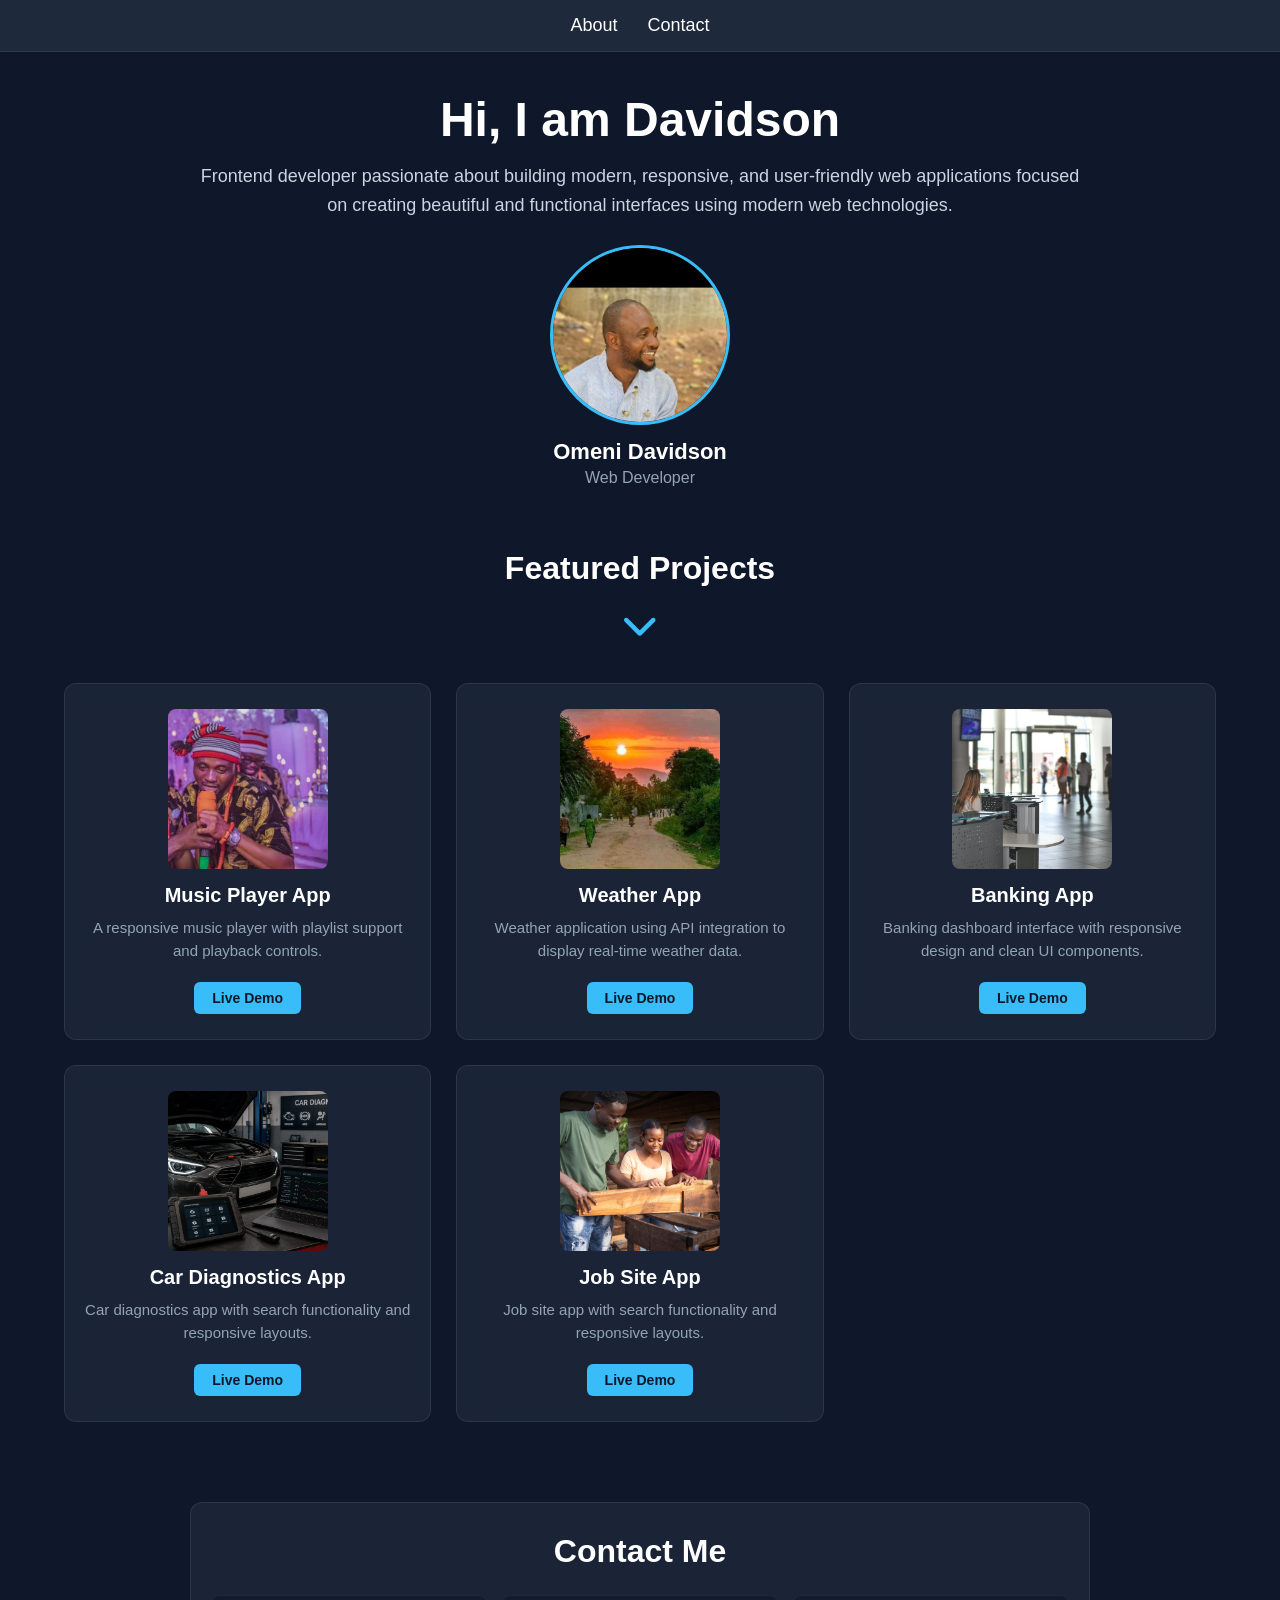
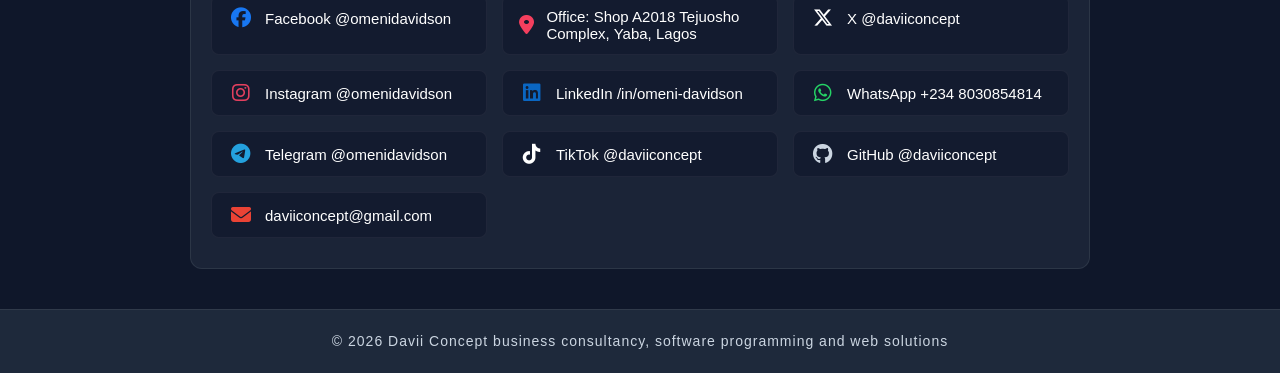
<file: PORTFOLIO- WORK/index.html>
<!DOCTYPE html>
<html lang="en">
<head>
    <meta charset="UTF-8">
    <meta name="viewport" content="width=device-width, initial-scale=1.0">
    <title>Davidson || Frontend developer</title>
    <link rel="stylesheet" href="style.css">
    <link rel="stylesheet" href="https://cdnjs.cloudflare.com/ajax/libs/font-awesome/6.4.0/css/all.min.css"> 
   
</head>
<body> 
    

    <header>
        <nav>
            <ul>
                <li><a href="./about.html">About</a></li>
                <li><a href="./contact.html">Contact</a></li>
            </ul>
        </nav>
    </header>


    <div class="container-1">
        <h1>Hi, I am Davidson</h1>
        <p>Frontend developer passionate about building modern, responsive, and user-friendly web applications focused on creating beautiful and functional interfaces using modern web technologies.</p>
        
        <div class="contact-image">
            <img src="assets/me.png" alt="Omeni Davidson">
            <h3>Omeni Davidson</h3>
            <p>Web Developer</p>
        </div>
    </div>

    
    <div class="container-2">
        <h2>Featured Projects</h2>
        <i class="fa-solid fa-chevron-down"></i>
    </div>

    <div class="project-container">

        <div class="project-card">
            <img src="assets/mc dav.jpg" alt="Music Player">
            <h3>Music Player App</h3>
            <p>A responsive music player with playlist support and playback controls.</p>
            <div class="project-links"> 
                <a href="music-player.html">Live Demo</a>
            </div>
        </div>

        <div class="project-card">
            <img src="assets/weather.png" alt="Weather App">
            <h3>Weather App</h3>
            <p>Weather application using API integration to display real-time weather data.</p>
            <div class="project-links">
                <a href="weather-app.html">Live Demo</a>
            </div>
        </div>

        <div class="project-card">
            <img src="assets/Bank hall 2.jpg" alt="Banking App">
            <h3>Banking App</h3> 
            <p>Banking dashboard interface with responsive design and clean UI components.</p>
            <div class="project-links"> 
                <a href="banking-hall.html">Live Demo</a> 
            </div>
        </div>

        <div class="project-card">
            <img src="assets/car- diagonistics.png" alt="Car Diagnostics App">
            <h3>Car Diagnostics App</h3>
            <p>Car diagnostics app with search functionality and responsive layouts.</p>
            <div class="project-links">
                <a href="car diagonistic-app.html">Live Demo</a>
            </div>
        </div>

        <div class="project-card">
            <img src="assets/teamwork-1.jpg" alt="Job Site App">
            <h3>Job Site App</h3>
            <p>Job site app with search functionality and responsive layouts.</p>
            <div class="project-links">
                <a href="job site.html">Live Demo</a>
            </div>
        </div>

    </div>
    <div class="container-3">
        <h2>Contact Me</h2>
        <div class="contact">
            <ul>
                <li>
                    <a href="https://facebook.com/omenidavidson" target="_blank">
                        <i class="fab fa-facebook"></i> Facebook @omenidavidson
                    </a>
                </li>
                <li>
                    <a href="#">
                        <i class="fas fa-location-dot"></i> Office: Shop A2018 Tejuosho Complex, Yaba, Lagos
                    </a>
                </li>
                <li>
                    <a href="https://x.com/daviiconcept" target="_blank">
                        <i class="fa-brands fa-x-twitter"></i> X @daviiconcept
                    </a>
                </li>
                <li>
                    <a href="https://instagram.com/omenidavidson" target="_blank">
                        <i class="fab fa-instagram"></i> Instagram @omenidavidson
                    </a>
                </li>
                <li>
                    <a href="https://www.linkedin.com/in/omeni-davidson" target="_blank">
                        <i class="fab fa-linkedin"></i> LinkedIn /in/omeni-davidson
                    </a>
                </li>
                <li>
                    <a href="https://wa.me/2348030854814" target="_blank">
                        <i class="fab fa-whatsapp"></i> WhatsApp +234 8030854814
                    </a>
                </li>
                <li>
                    <a href="https://t.me/omenidavidson" target="_blank">
                        <i class="fab fa-telegram"></i> Telegram @omenidavidson
                    </a>
                </li>
                <li>
                    <a href="https://tiktok.com/@daviiconcept" target="_blank">
                        <i class="fab fa-tiktok"></i> TikTok @daviiconcept
                    </a>
                </li>
                <li>
                    <a href="https://github.com/daviiconcept" target="_blank">
                        <i class="fab fa-github"></i> GitHub @daviiconcept
                    </a>
                </li>
                <li>
                    <a href="mailto:daviiconcept@gmail.com">
                        <i class="fas fa-envelope"></i> daviiconcept@gmail.com
                    </a>
                </li>
            </ul>
        </div>
    </div>

    <footer>
        <p>&copy; 2026 Davii Concept business consultancy, software programming and web solutions</p> 
    </footer>


 </body>
</html>
</file>
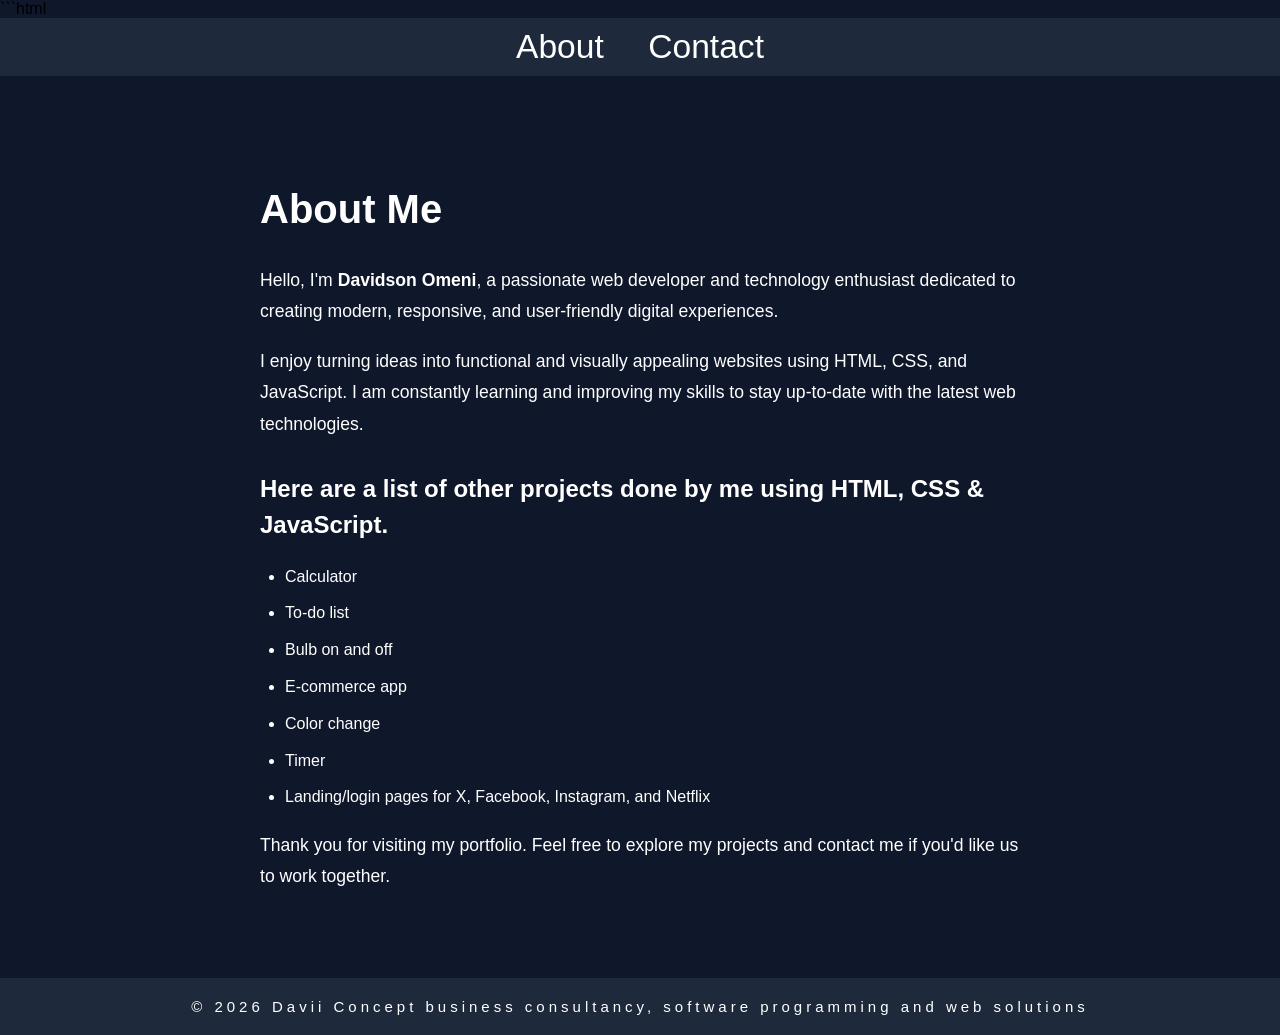
<file: PORTFOLIO- WORK/About.html>
```html
<!DOCTYPE html>
<html lang="en">
<head>
    <meta charset="UTF-8">
    <meta name="viewport" content="width=device-width, initial-scale=1.0">
    <title>About</title>

    <style>
        * {
            box-sizing: border-box;
        }

        body {
            font-family: 'Poppins', sans-serif;
            background: #0f172a;
            margin: 0;
            padding: 0;
            min-height: 100vh;
            display: flex;
            flex-direction: column;
        }

        
        header {
            background: #1e293b;
            color: #fff;
            padding: 10px 0;
            text-align: center;
        }

        nav ul {
            list-style: none;
            padding: 0;
            margin: 0;
        }

        nav ul li {
            display: inline-block;
            margin: 0 20px;
            cursor: pointer;
            font-size: 28px;
        }

        nav ul li a {
            color: #fff;
            text-decoration: none;
            font-size: 1.2em;
        }

        nav ul li a:hover {
            color: #38bdf8;
        }

        
        .about {
            width: 100%;
            max-width: 800px;
            margin: 50px auto;
            padding: 20px;
            line-height: 1.8;
            color: #fff;
            flex: 1;
        }

        .about h1 {
            font-size: 2.5rem;
            margin-bottom: 20px;
        }

        .about p {
            margin-bottom: 15px;
            font-size: 1.1rem;
        }

        
        .projects {
            margin-top: 30px;
        }

        .projects h2 {
            font-size: 1.5rem;
            line-height: 1.5;
        }

        .projects h2 img {
            vertical-align: middle;
        }

        .projects ul {
            padding-left: 25px;
        }

        .projects li {
            margin-bottom: 8px;
        }

        
        footer {
            background: #1e293b;
            color: #fff;
            text-align: center;
            padding: 20px;
            font-size: 15px;
            width: 100%;
            letter-spacing: 4px;
        }

        footer p {
            margin: 0;
        }

        

        @media (max-width: 600px) {

            
            header {
                padding: 8px 0;
            }

            nav ul li {
                margin: 0 8px;
                font-size: 20px;
            }

            nav ul li a {
                font-size: 1em;
            }

            
            .about {
                margin: 25px auto;
                padding: 15px;
                width: 100%;
            }

            .about h1 {
                font-size: 2rem;
            }

            .about p {
                font-size: 1rem;
            }

            
            .projects h2 {
                font-size: 1.2rem;
            }

            .projects ul {
                padding-left: 20px;
            }

            .projects li {
                font-size: 0.95rem;
            }

            
            footer {
                font-size: 12px;
                padding: 15px 10px;
                letter-spacing: 1px;
            }
        }

        
        @media (max-width: 400px) {

            nav ul li {
                margin: 0 5px;
            }

            nav ul li a {
                font-size: 0.9em;
            }

            .about h1 {
                font-size: 1.7rem;
            }

            .projects h2 {
                font-size: 1.1rem;
            }

            footer {
                font-size: 11px;
            }
        }
    </style>
</head>

<body>

    
    <header>
        <nav>
            <ul>
                <li>
                    <a href="./about.html">About</a>
                </li>

                <li>
                    <a href="./contact.html">Contact</a>
                </li>
            </ul>
        </nav>
    </header>


    
    <div class="about">

        <h1>About Me</h1>

        <p>
            Hello, I'm <strong>Davidson Omeni</strong>, a passionate web developer
            and technology enthusiast dedicated to creating modern, responsive,
            and user-friendly digital experiences.
        </p>

        <p>
            I enjoy turning ideas into functional and visually appealing websites
            using HTML, CSS, and JavaScript. I am constantly learning and improving
            my skills to stay up-to-date with the latest web technologies.
        </p>


        
        <div class="projects">

            <h2>
                Here are a list of other projects done by me using
                HTML, CSS & JavaScript.

               
            </h2>

            <ul>
                <li>Calculator</li>
                <li>To-do list</li>
                <li>Bulb on and off</li>
                <li>E-commerce app</li>
                <li>Color change</li>
                <li>Timer</li>
                <li>
                    Landing/login pages for X, Facebook, Instagram, and Netflix
                </li>
            </ul>

        </div>


        <p>
            Thank you for visiting my portfolio. Feel free to explore my projects
            and contact me if you'd like us to work together.
        </p>

    </div>


    <footer>
        <p>
            © 2026 Davii Concept business consultancy,
            software programming and web solutions
        </p>
    </footer>

</body>
</html>
</file>
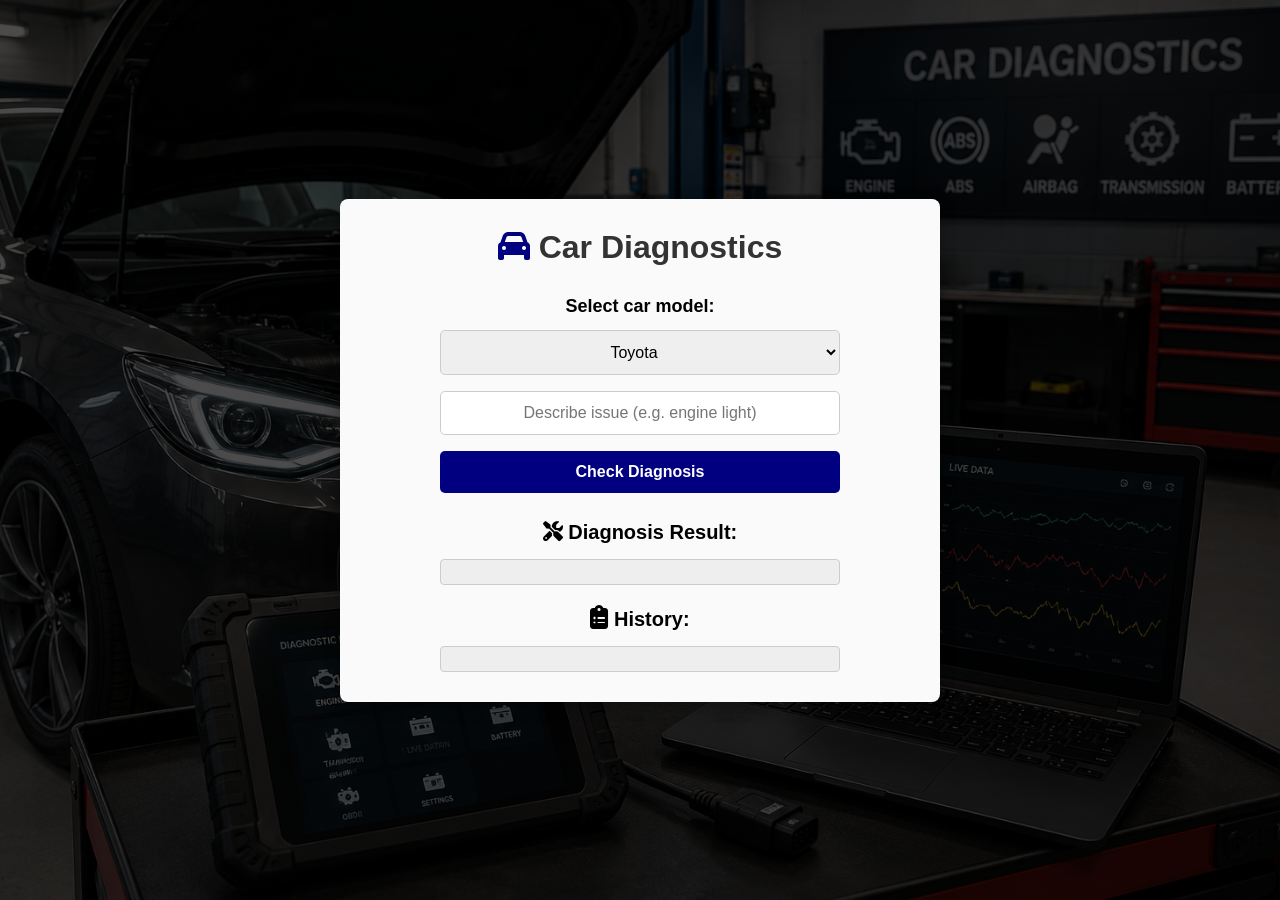
<file: PORTFOLIO- WORK/car diagonistic-app.html>
<!DOCTYPE html>
<html lang="en">
<head>
  <meta charset="UTF-8">
  <meta name="viewport" content="width=device-width, initial-scale=1.0">
  <title>Car Diagnostics</title>
  <link rel="stylesheet" href="https://cdnjs.cloudflare.com/ajax/libs/font-awesome/6.4.0/css/all.min.css">
  <style>
    * {
      box-sizing: border-box;
    }

    body {
      background-color: #D3D3D3;
      margin: 0;
      padding: 20px 10px;
      font-family: sans-serif;
      min-height: 100vh;
      display: flex;
      align-items: center;
      justify-content: center;
      background-image: linear-gradient(rgba(0,0,0,0.7),rgba(0,0,0,0.7)), url('assets/car- diagonistics.png');
      background-size: cover;
      background-position: center;
    }

    .diagnostic-container {
      width: 100%;
      max-width: 600px;
      padding: 30px 20px;
      background: #FAFAFA;
      border-radius: 8px;
      box-shadow: 0 4px 15px rgba(0,0,0,0.3);
      display: flex;
      flex-direction: column;
      align-items: center;
    }

    h1 {
      text-align: center;
      font-size: 32px;
      margin: 0 0 20px 0;
      color: #333;
    }

    p {
      font-weight: 700;
      font-size: 18px;
      margin: 10px 0 5px 0;
      text-align: center;
      width: 100%;
    }

    select, input, button {
      width: 100%;
      max-width: 400px;
      padding: 12px;
      margin: 8px 0;
      font-size: 16px;
      border: 1px solid #ccc;
      border-radius: 5px;
      box-sizing: border-box;
      text-align: center;
    }

    button {
      background-color: #000080;
      color: #fff;
      font-weight: bold;
      cursor: pointer;
      border: none;
      transition: background-color 0.2s ease;
    }

    button:hover {
      background-color: #000055;
    }

    h3, h4 {
      text-align: center;
      font-size: 20px;
      margin: 20px 0 10px 0;
      width: 100%;
    }

    #result, #historyList {
      background: #eee;
      padding: 12px;
      border: 1px solid #ccc;
      margin-top: 5px;
      width: 100%;
      max-width: 400px;
      border-radius: 4px;
      word-wrap: break-word;
    }

    #result {
      text-align: left;
      line-height: 1.5;
    }

    ul {
      list-style-type: none;
      padding: 0;
      margin: 0;
    }

    li {
      background: #ddd;
      margin: 6px 0;
      padding: 10px;
      border-radius: 4px;
      font-size: 14px;
      line-height: 1.4;
      text-align: left;
    }

  
    @media (max-width: 600px) {
      body {
        padding: 10px;
      }

      .diagnostic-container {
        padding: 20px 15px;
      }

      h1 {
        font-size: 24px;
      }

      p {
        font-size: 16px;
      }

      select, input, button {
        font-size: 15px;
        padding: 10px;
      }

      h3, h4 {
        font-size: 18px;
      }
    }
  
  </style>
</head>
<body>

  <div class="diagnostic-container">
    <h1><i class="fas fa-car" style="color:#000080;"></i> Car Diagnostics</h1>
    
    <p>Select car model:</p>
    <label for="carModel" class="sr-only"></label>
    <select id="carModel">
      <option value="Toyota">Toyota</option>
      <option value="Honda">Honda</option>
      <option value="Hyundai">Hyundai</option>
      <option value="RangeRover">Range Rover</option>
      <option value="Kia">Kia</option>
      <option value="Bmw">BMW</option>
      <option value="innoson">Innoson</option>
      <option value="lexus">Lexus</option>
      <option value="mack">Mack</option>
    </select>

    <input type="text" id="carIssue" placeholder="Describe issue (e.g. engine light)"/>
    <button onclick="checkIssue()">Check Diagnosis</button>

    <h3><i class="fas fa-tools"></i> Diagnosis Result:</h3>
    <div id="result"></div>

    <h4><i class="fas fa-clipboard-list" style="font-size: 24px;"></i> History:</h4>
    <ul id="historyList"></ul>
  </div>

  <script>
    const issueDatabase = {
      "engine light": "Possible engine misfire or sensor issue. Recommended: Check engine codes.",
      "weird sound": "Might be brake or suspension issue. Please inspect undercarriage.",
      "oil leak": "Check for worn gaskets or loose oil cap.",
      "battery dead": "Try jump-starting or replacing the battery.",
      "brake issue": "You need to possibly change the brake pads.",
      "dim lights": "The lamp bulbs are due for change.",
      "noise on the wheels": "You should go for wheel balancing/alignment.",
      "dark smoke from exhaust": "Bad fuel. Recommended: Service the engine.",
      "engine light on": "Sensor malfunction, misfire, exhaust issues. Recommended: Scan with OBD-II tool, inspect sensors, fix related parts.",
      "noisy weird sound": "Brake pad wear, rotor damage. Recommended: Replace brake pads, resurface or replace rotors.",
      "overheating": "Low coolant, bad thermostat, radiator leak. Recommended: Add coolant, replace thermostat, repair radiator.",
      "blue smoke from exhaust": "Burning oil from worn piston rings or valve seals. Recommended: Engine rebuild or seal replacement.",
      "white smoke from exhaust": "Coolant leak into engine (blown head gasket). Recommended: Replace head gasket, inspect for warping.",
      "car jerking while driving": "Dirty fuel injectors, clogged fuel filter, faulty spark plugs, bad ignition coils. Recommended: Clean/replace fuel injectors, replace fuel filter, replace spark plugs/coils.",
      "steering wheel vibration": "Unbalanced tires, warped brake rotors, worn suspension parts. Recommended: Balance tires, replace or resurface brake rotors, inspect and fix suspension.",
      "brakes squeaking": "Worn brake pads, glazed pads/rotors, lack of lubrication on contact points. Recommended: Replace brake pads, resurface rotors, lubricate contact points."
    };

    const history = [];

    function checkIssue() {
      const model = document.getElementById("carModel").value;
      const issueInput = document.getElementById("carIssue").value.trim().toLowerCase();
      const resultDiv = document.getElementById("result");
      const historyList = document.getElementById("historyList");

      if (issueInput === "") {
        alert("Please enter the issue");
        return;
      }

      const diagnosis = issueDatabase[issueInput] || "Issue not found in database. Try visiting a mechanic.";
      resultDiv.innerHTML = `<strong>Model:</strong> ${model.toUpperCase()}<br><strong>Diagnosis:</strong> ${diagnosis}`;

      const record = `${model.toUpperCase()} - ${issueInput} → ${diagnosis}`;
      history.push(record);

      historyList.innerHTML = "";
      history.forEach(item => {
        const li = document.createElement("li");
        li.textContent = item;
        historyList.appendChild(li);
      });

      document.getElementById("carIssue").value = "";
    }
  </script>
</body>
</html>
</file>
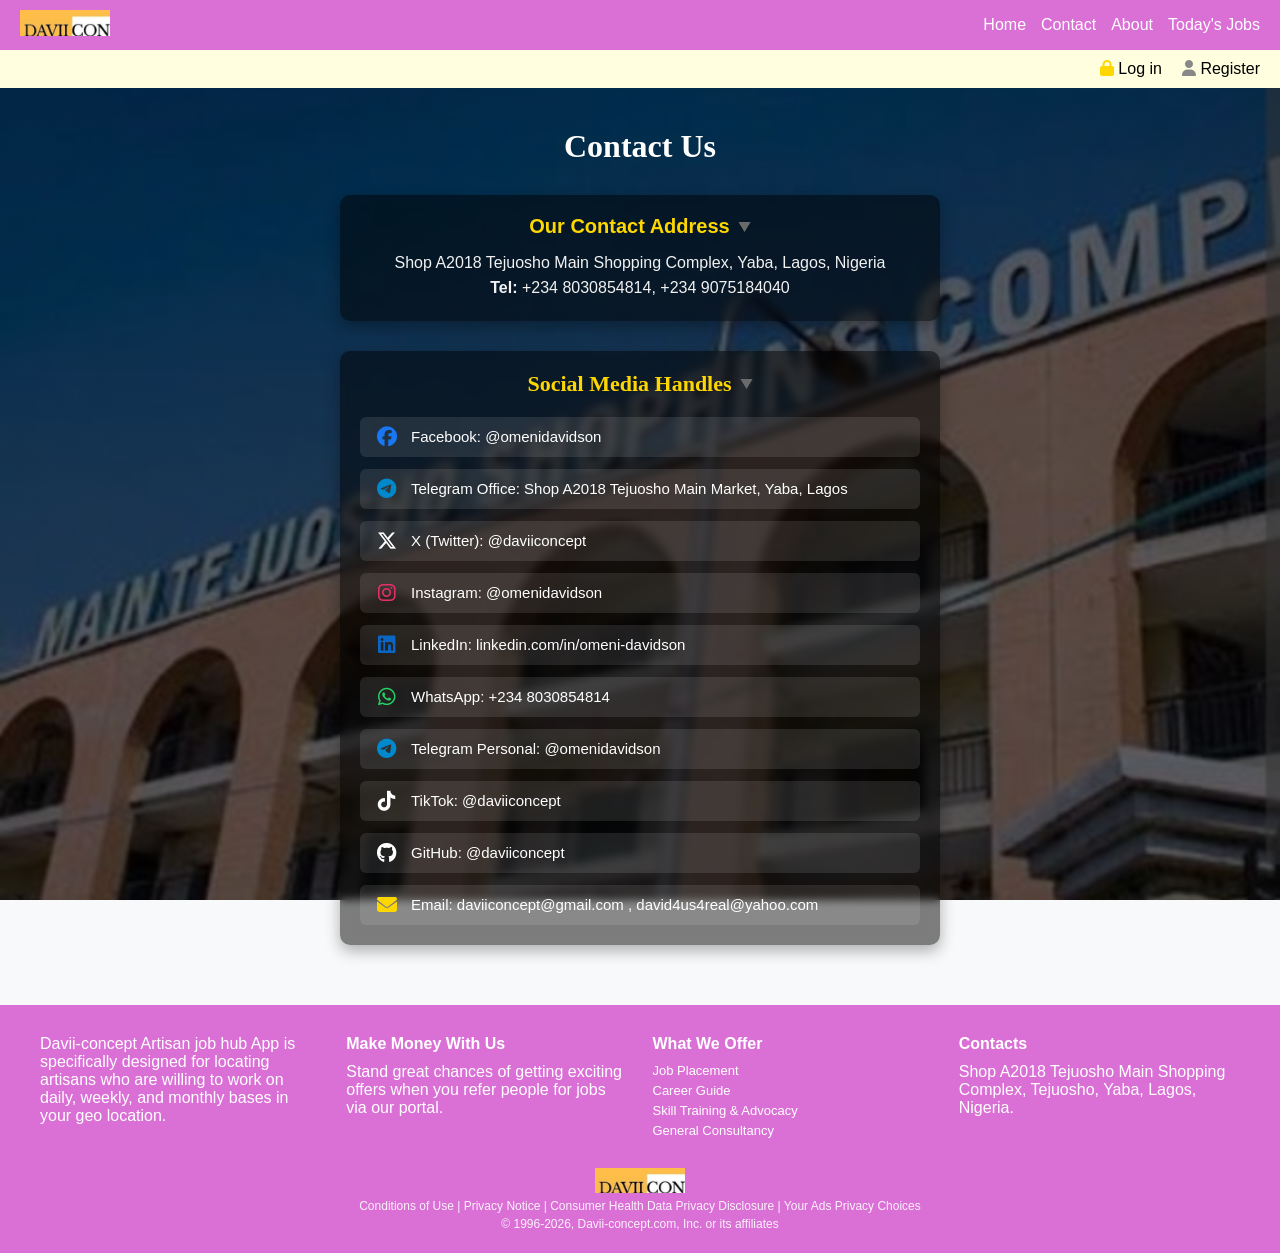
<file: PORTFOLIO- WORK/contact.html>
<!DOCTYPE html>
<html lang="en">
<head>
    <meta charset="UTF-8">
    <meta name="viewport" content="width=device-width, initial-scale=1.0">
    <title>Contact Us - Davii Concept</title>
    <link rel="stylesheet" href="https://cdnjs.cloudflare.com/ajax/libs/font-awesome/6.5.0/css/all.min.css">
    
    <style>
        * {
            padding: 0;
            margin: 0;
            box-sizing: border-box;
            font-family: Arial, sans-serif;
        }

        body {
            background-color: #f8f9fa;
            background-image: linear-gradient(rgba(0, 0, 0, 0.6), rgba(0, 0, 0, 0.6)), url('assets/tejuosho 1.png');
            background-size: cover;
            background-position: center;
            background-attachment: fixed;
            min-height: 100vh;
            display: flex;
            flex-direction: column;
        }

        
        nav {
            display: flex;
            align-items: center;
            justify-content: space-between;
            background: #DA70D6;
            padding: 10px 20px;
            color: #fff;
            flex-wrap: wrap;
            gap: 10px;
        }

        a { 
            text-decoration: none;
            color: inherit;
            font-size: 16px;
        }

        .nav-links {
            display: flex;
            gap: 15px;
            align-items: center;
            flex-wrap: wrap;
        }

        .nav-bottom {
            display: flex;
            justify-content: flex-end;
            padding: 10px 20px;
            gap: 20px;
            background: #FFFFE0;
        }

        .contact-container {
            max-width: 800px;
            width: 100%;
            margin: 30px auto;
            padding: 0 15px;
            flex: 1;
        }

        .contact-container h1 {
            text-align: center;
            padding: 10px;
            font-family: Georgia, 'Times New Roman', serif;
            color: #ffffff;
            font-size: 32px;
        }

        .contact-container-1 {
            max-width: 600px;
            width: 100%;
            margin: 20px auto;
            padding: 20px;
            border-radius: 10px;
            background: rgba(0, 0, 0, 0.5);
            box-shadow: 0 6px 15px rgba(0,0,0,0.3);
            display: flex;
            flex-direction: column;
            gap: 12px;
            text-align: center;
            backdrop-filter: blur(4px);
        }

        .contact-container-1 p {
            font-size: 20px;
            font-weight: bold;
            color: #FFD700;
            display: flex;
            align-items: center;
            justify-content: center;
            gap: 8px;
        }

        .contact-container-1 span {
            font-size: 16px;
            line-height: 1.6;
            color: #f1f1f1;
        }

       
        .social-media {
            max-width: 600px;
            width: 100%;
            margin: 30px auto;
            padding: 20px;
            border-radius: 10px;
            background: rgba(0, 0, 0, 0.5);
            backdrop-filter: blur(4px);
            text-align: center;
            box-shadow: 0 6px 15px rgba(0,0,0,0.3);
        }

        .social-media h5 {
            font-size: 22px;
            font-family: Georgia, 'Times New Roman', serif;
            color: #FFD700;
            margin-bottom: 20px;
            display: flex;
            align-items: center;
            justify-content: center;
            gap: 8px;
        }

        .social-media ul {
            list-style: none;
            display: flex;
            flex-direction: column;
            gap: 12px;
        }

        .social-media li a {
            display: flex;
            align-items: center;
            gap: 12px;
            color: #ffffff;
            font-size: 15px;
            padding: 10px 14px;
            background: rgba(255, 255, 255, 0.1);
            border-radius: 6px;
            transition: background 0.3s ease, transform 0.2s ease;
            word-break: break-word;
        }

        .social-media li a:hover {
            background: rgba(218, 112, 214, 0.4);
            transform: translateX(4px);
        }

        .social-media i {
            font-size: 20px;
            width: 25px;
            text-align: center;
        }

       
        .fa-facebook { color: #1877F2; }
        .fa-telegram { color: #0088cc; }
        .fa-x-twitter { color: #ffffff; }
        .fa-instagram { color: #E1306C; }
        .fa-linkedin { color: #0A66C2; }
        .fa-whatsapp { color: #25D366; }
        .fa-tiktok { color: #ffffff; }
        .fa-github { color: #ffffff; }
        .fa-envelope { color: #FFD700; }

       
        footer {
            background-color: #DA70D6;
            color: #fff;
            padding: 30px 20px 20px;
            margin-top: auto;
        }

        .footer-content {
            max-width: 1200px;
            margin: auto;
        }

        .top-row {
            display: grid;
            grid-template-columns: repeat(auto-fit, minmax(200px, 1fr));
            gap: 25px;
            margin-bottom: 25px;
            text-align: left;
        }

        .top-row .section h2 {
            font-size: 16px;
            margin-bottom: 10px;
            color: #fff;
        }

        .top-row .section a {
            display: block;
            color: #fff;
            font-size: 13px;
            margin-bottom: 5px;
        }

        .copyright-text {
            font-size: 12px;
            text-align: center;
            line-height: 1.5;
            opacity: 0.9;
        }

    
        @media (max-width: 600px) {
            nav {
                flex-direction: column;
                align-items: flex-start;
            }

            .nav-links {
                width: 100%;
                justify-content: space-between;
                margin-top: 8px;
            }

            .contact-container h1 {
                font-size: 26px;
            }

            .social-media li a {
                font-size: 14px;
                padding: 8px 10px;
            }
        }
    </style>
</head>
<body>

   
    <nav>
        <a href="nav-logo.html" class="nav-logo">
            <img src="assets/logo.png" width="90" alt="Davii concept logo">
        </a>
        <div class="nav-links">
            <a href="./home.html">Home</a>
            <a href="./contact.html">Contact</a>
            <a href="./about.html">About</a>
            <a href="./job site.html">Today's Jobs</a>
        </div>
    </nav>
   
    <div class="nav-bottom">
        <a href="./login.html">
            <i class="fas fa-lock" style="color:#FFD700;"></i> Log in
        </a>
        <a href="./register.html">
            <i class="fas fa-user" style="color:#888;"></i> Register
        </a>
    </div>

  
    <div class="contact-container">
        <h1>Contact Us</h1> 

        <div class="contact-container-1">
            <p>
                Our Contact Address 
                <img src="./assets/dropdown_icon.png" width="13" alt="Dropdown Icon">
            </p>
            <span>
                Shop A2018 Tejuosho Main Shopping Complex, Yaba, Lagos, Nigeria<br>
                <strong>Tel:</strong> +234 8030854814, +234 9075184040
            </span>
        </div>

        <div class="social-media">
            <h5>
                Social Media Handles 
                <img src="./assets/dropdown_icon.png" width="13" alt="Dropdown Icon">
            </h5>
            <ul>
                <li>
                    <a href="https://facebook.com" target="_blank">
                        <i class="fab fa-facebook"></i> Facebook: @omenidavidson
                    </a>
                </li>
                <li>
                    <a href="https://t.me/username" target="_blank">
                        <i class="fab fa-telegram"></i> Telegram Office: Shop A2018 Tejuosho Main Market, Yaba, Lagos
                    </a>
                </li>
                <li>
                    <a href="https://x.com" target="_blank">
                        <i class="fa-brands fa-x-twitter"></i> X (Twitter): @daviiconcept
                    </a>
                </li>
                <li>
                    <a href="https://instagram.com" target="_blank">
                        <i class="fab fa-instagram"></i> Instagram: @omenidavidson
                    </a>
                </li>
                <li>
                    <a href="https://linkedin.com" target="_blank">
                        <i class="fab fa-linkedin"></i> LinkedIn: linkedin.com/in/omeni-davidson
                    </a>
                </li>
                <li>
                    <a href="https://wa.me/2348030854814" target="_blank">
                        <i class="fab fa-whatsapp"></i> WhatsApp: +234 8030854814
                    </a>
                </li>
                <li>
                    <a href="https://t.me/username" target="_blank">
                        <i class="fab fa-telegram"></i> Telegram Personal: @omenidavidson
                    </a>
                </li>
                <li>
                    <a href="https://tiktok.com" target="_blank">
                        <i class="fab fa-tiktok"></i> TikTok: @daviiconcept
                    </a>
                </li>
                <li>
                    <a href="https://github.com" target="_blank">
                        <i class="fab fa-github"></i> GitHub: @daviiconcept
                    </a>
                </li>
                <li>
                    <a href="mailto:daviiconcept@gmail.com">
                        <i class="fas fa-envelope"></i> Email: daviiconcept@gmail.com , david4us4real@yahoo.com
                    </a>
                </li>
            </ul>
        </div>
    </div>

  
    <footer>
        <div class="footer-content">
            <div class="top-row">
                <div class="section">
                    Davii-concept Artisan job hub App is specifically designed for locating artisans who are willing to work on daily, weekly, and monthly bases in your geo location.
                </div>

                <div class="section">
                    <h2>Make Money With Us</h2>
                    Stand great chances of getting exciting offers when you refer people for jobs via our portal.
                </div>

                <div class="section">
                    <h2>What We Offer</h2>
                    <a href="#">Job Placement</a>
                    <a href="#">Career Guide</a>
                    <a href="#">Skill Training & Advocacy</a>
                    <a href="#">General Consultancy</a>
                </div>

                <div class="section">
                    <h2>Contacts</h2>
                    Shop A2018 Tejuosho Main Shopping Complex, Tejuosho, Yaba, Lagos, Nigeria.
                </div>
            </div>

            <div style="text-align: center;">
                <img src="assets/logo.png" width="90" alt="Davii Concept Logo">
            </div>

            <p class="copyright-text">
                Conditions of Use | Privacy Notice | Consumer Health Data Privacy Disclosure | Your Ads Privacy Choices <br>
                &copy; 1996-2026, Davii-concept.com, Inc. or its affiliates
            </p>
        </div>
    </footer>

</body>
</html>
</file>
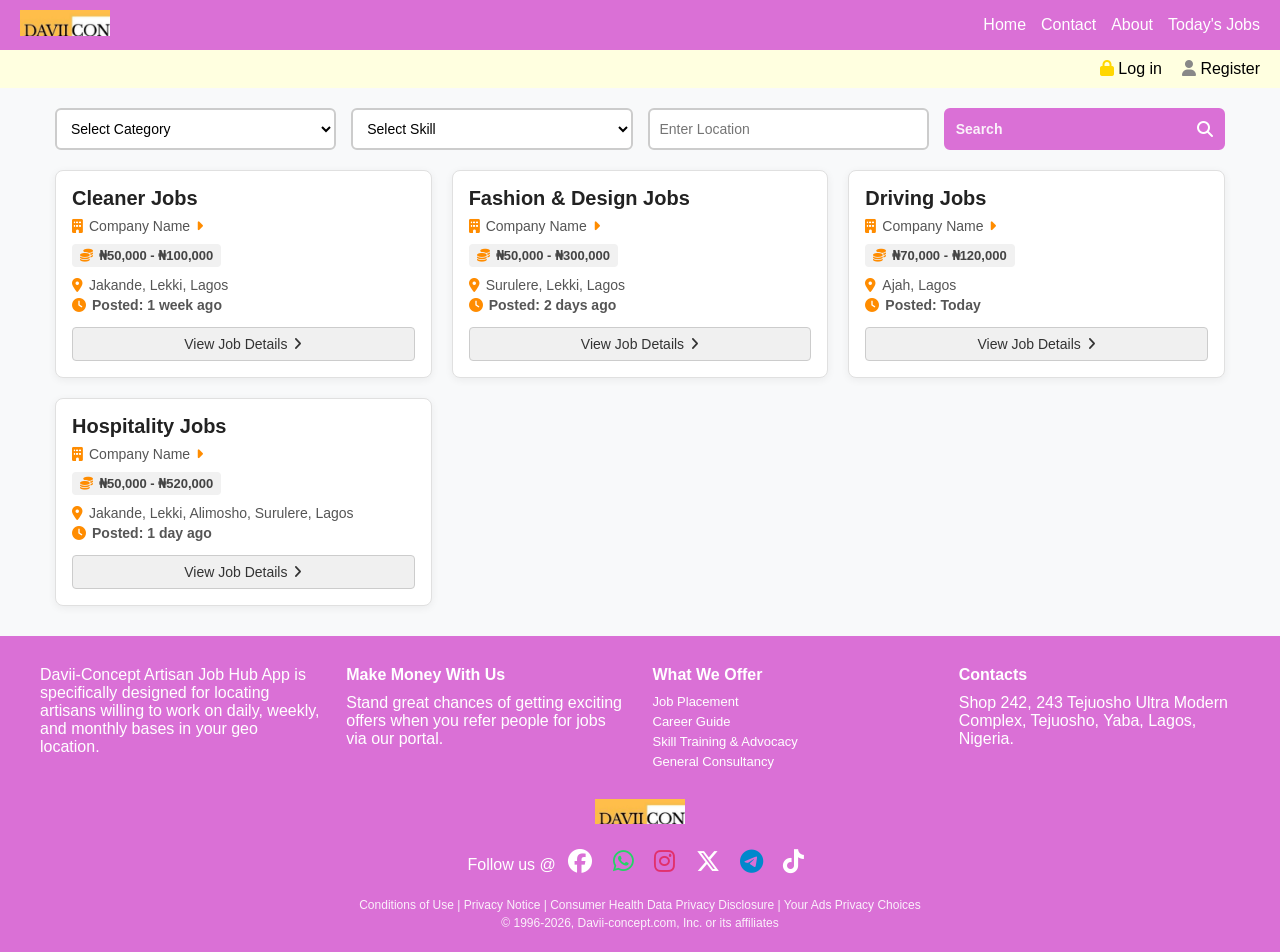
<file: PORTFOLIO- WORK/deals.html>
<!DOCTYPE html>
<html lang="en">
<head>
    <meta charset="UTF-8">
    <meta name="viewport" content="width=device-width, initial-scale=1.0">
    <title>Jobs - Davii Concept</title>
    
    <link rel="stylesheet" href="https://cdnjs.cloudflare.com/ajax/libs/font-awesome/6.5.0/css/all.min.css">
    
    <style>
        * {
            padding: 0;
            margin: 0;
            box-sizing: border-box;
            font-family: Arial, sans-serif;
        }

        body {
            background: #f8f9fa;
            min-height: 100vh;
            display: flex;
            flex-direction: column;
        }

        
        nav {
            display: flex;
            align-items: center;
            justify-content: space-between;
            background: #DA70D6;
            padding: 10px 20px;
            color: #fff;
            flex-wrap: wrap;
            gap: 10px;
        }

        a { 
            text-decoration: none;
            color: inherit;
            font-size: 16px;
        }

        .nav-links {
            display: flex;
            gap: 15px;
            align-items: center;
            flex-wrap: wrap;
        }

        .nav-bottom {
            display: flex;
            justify-content: flex-end;
            padding: 10px 20px;
            gap: 20px;
            background: #FFFFE0;
        }

        
        .form-wrapper {
            max-width: 1200px;
            width: 100%;
            margin: 20px auto;
            padding: 0 15px;
        }

        .form-row {
            display: flex;
            align-items: center;
            gap: 15px;
            flex-wrap: wrap;
        }

        .col, .search-container {
            flex: 1 1 200px;
            position: relative;
            width: 100%;
        }

        select, input {
            width: 100%;
            padding: 10px;
            font-size: 14px;
            border: 2px solid #ccc;
            border-radius: 6px;
            height: 42px;
            background-color: #fff;
        }

        .search-container input {
            padding-right: 35px;
            background: #DA70D6;
            color: #fff;
            border-color: #DA70D6;
        }

        .search-container input::placeholder {
            color: #fff;      
            opacity: 0.9;
            font-weight: 600;
            font-size: 14px;       
        }

        .search-container i {
            position: absolute;
            right: 12px;
            top: 50%;
            transform: translateY(-50%);
            color: #fff;
            pointer-events: none;
        }

       
        .container {
            max-width: 1200px;
            margin: 0 auto;
            padding: 0 15px 30px;
            width: 100%;
            flex: 1;
        }

        
        .row {
            display: grid;
            grid-template-columns: repeat(auto-fill, minmax(280px, 1fr));
            gap: 20px;
        }

       
        .main {
            border: 1px solid #e0e0e0;
            border-radius: 8px;
            padding: 16px;
            background: #fff;
            box-shadow: 0 2px 8px rgba(0,0,0,0.06);
            transition: transform 0.2s ease, box-shadow 0.2s ease;
            display: flex;
            flex-direction: column;
            justify-content: space-between;
        }

        .main:hover {
            transform: translateY(-3px);
            box-shadow: 0 4px 12px rgba(0,0,0,0.12);
        }

        .main h2 {
            margin-bottom: 8px;
            font-size: 20px;
            font-weight: 700;
            color: #222;
        }

        .main p, .main h4 {
            margin: 4px 0;
            font-size: 14px;
            color: #555;
            display: flex;
            align-items: center;
            gap: 6px;
        }

        .location i, .product-offer i, .main h4 i, .main p i {
            color: #FF8C00;
        }

        .location i {
            color: #e63946;
        }

        .product-offer p {
            color: #444;
            background: #f1f1f1;
            display: inline-flex;
            align-items: center;
            gap: 6px;
            padding: 4px 8px;
            border-radius: 4px;
            font-size: 13px;
            margin: 6px 0;
            font-weight: 600;
        }

        .main button {
            background: #f0f0f0;
            color: #333;
            border: 1px solid #ccc;
            border-radius: 4px;
            padding: 8px 12px;
            cursor: pointer;
            font-size: 14px;
            margin-top: 10px;
            width: 100%;
            display: flex;
            align-items: center;
            justify-content: center;
            gap: 6px;
            transition: background 0.2s;
        }

        .main button:hover {
            background: #e2e2e2;
        }

      
        footer {
            background-color: #DA70D6;
            color: #fff;
            padding: 30px 20px 20px;
            margin-top: auto;
        }

        .footer-content {
            max-width: 1200px;
            margin: auto;
        }

        .top-row {
            display: grid;
            grid-template-columns: repeat(auto-fit, minmax(220px, 1fr));
            gap: 25px;
            margin-bottom: 25px;
            text-align: left;
        }

        .top-row .section h2 {
            font-size: 16px;
            margin-bottom: 10px;
            color: #fff;
        }

        .top-row .section a {
            display: block;
            color: #fff;
            font-size: 13px;
            margin-bottom: 5px;
        }

        .social-icons {
            margin: 20px 0;
            text-align: center;
        }

        .social-icons a {
            font-size: 24px;
            margin: 0 8px;
            color: #fff;
            display: inline-block;
        }

        .copyright-text {
            font-size: 12px;
            text-align: center;
            line-height: 1.5;
            opacity: 0.9;
        }

       
        @media (max-width: 600px) {
            nav {
                flex-direction: column;
                align-items: flex-start;
            }

            .nav-links {
                width: 100%;
                justify-content: space-between;
                margin-top: 8px;
            }

            .form-row {
                flex-direction: column;
            }

            .col, .search-container {
                flex: 1 1 100%;
            }

            .row {
                grid-template-columns: 1fr;
            }
        }
    </style>
</head>
<body>

   
    <nav>
        <a href="./nav-logo.html" class="nav-logo">
            <img src="assets/logo.png" width="90" alt="Davii concept logo">
        </a>
        <div class="nav-links">
            <a href="./home.html">Home</a>
            <a href="./contact.html">Contact</a>
            <a href="./about.html">About</a>
            <a href="./deals.html">Today's Jobs</a>
        </div>
    </nav>
   
    <div class="nav-bottom">
        <a href="./login.html">
            <i class="fas fa-lock" style="color:#FFD700;"></i> Log in
        </a>
        <a href="./register.html">
            <i class="fas fa-user" style="color:#888;"></i> Register
        </a>
    </div>

   
    <div class="form-wrapper">
        <div class="form-row">
            <div class="col">
                <select id="category" name="category">
                    <option value="">Select Category</option>
                    <option value="Fashion and design">Fashion and Design Jobs</option>
                    <option value="Hospitality">Hospitality Jobs</option>
                    <option value="Journalism">Journalism Jobs</option>
                    <option value="Teaching">Teaching Jobs</option>
                    <option value="Admin">Administrative Jobs</option>
                    <option value="Sales">Sales & Marketing Jobs</option>
                    <option value="Care">Home Care Jobs</option>
                    <option value="Carpentry">Carpentry Jobs</option>
                    <option value="Technician">Technician Jobs</option>
                    <option value="Construction">Construction Jobs</option>
                    <option value="Logistics">Logistics Jobs</option>
                    <option value="Tech">Tech Jobs</option>
                    <option value="Driving">Driving Jobs</option>
                    <option value="Agro">Agro Jobs</option>
                    <option value="Music & Entertainment">Music & Entertainment Jobs</option>
                    <option value="Laundry">Laundry Jobs</option>
                    <option value="Arts">Arts & Graphics Jobs</option>
                    <option value="Factory">Factory Jobs</option>
                    <option value="Security">Security Jobs</option>
                    <option value="Engineering">Engineering Jobs</option>
                    <option value="Law">Law Jobs</option>
                    <option value="Plumber">Plumber Jobs</option>
                    <option value="Telecom">Telecom Jobs</option>
                </select>
            </div>

            <div class="col">
                <select id="skill" name="skill">
                    <option value="">Select Skill</option>
                </select>
            </div>

            <div class="col">
                <input type="text" id="location" placeholder="Enter Location">
            </div>

            <div class="search-container">
                <input type="text" id="search" placeholder="Search">
                <i class="fas fa-search"></i>
            </div>
        </div>
    </div>

   
    <div class="container">
        <div class="row">

            <div class="main">
                <div>
                    <h2>Cleaner Jobs</h2>
                    <p><i class="fa-solid fa-building"></i> Company Name <i class="fa-solid fa-caret-right"></i></p>
                    <div class="product-offer">
                        <p><i class="fa-solid fa-coins"></i> ₦50,000 - ₦100,000</p>
                    </div>
                    <p class="location"><i class="fa-solid fa-location-dot"></i> Jakande, Lekki, Lagos</p>
                    <h4><i class="fa-solid fa-clock"></i> Posted: 1 week ago</h4>
                </div>
                <a href="#"><button>View Job Details <i class="fa-solid fa-angle-right"></i></button></a>
            </div>

            <div class="main">
                <div>
                    <h2>Fashion & Design Jobs</h2>
                    <p><i class="fa-solid fa-building"></i> Company Name <i class="fa-solid fa-caret-right"></i></p>
                    <div class="product-offer">
                        <p><i class="fa-solid fa-coins"></i> ₦50,000 - ₦300,000</p>
                    </div>
                    <p class="location"><i class="fa-solid fa-location-dot"></i> Surulere, Lekki, Lagos</p>
                    <h4><i class="fa-solid fa-clock"></i> Posted: 2 days ago</h4>
                </div>
                <a href="#"><button>View Job Details <i class="fa-solid fa-angle-right"></i></button></a>
            </div>

            <div class="main">
                <div>
                    <h2>Driving Jobs</h2>
                    <p><i class="fa-solid fa-building"></i> Company Name <i class="fa-solid fa-caret-right"></i></p>
                    <div class="product-offer">
                        <p><i class="fa-solid fa-coins"></i> ₦70,000 - ₦120,000</p>
                    </div>
                    <p class="location"><i class="fa-solid fa-location-dot"></i> Ajah, Lagos</p>
                    <h4><i class="fa-solid fa-clock"></i> Posted: Today</h4>
                </div>
                <a href="#"><button>View Job Details <i class="fa-solid fa-angle-right"></i></button></a>
            </div>

            <div class="main">
                <div>
                    <h2>Hospitality Jobs</h2>
                    <p><i class="fa-solid fa-building"></i> Company Name <i class="fa-solid fa-caret-right"></i></p>
                    <div class="product-offer">
                        <p><i class="fa-solid fa-coins"></i> ₦50,000 - ₦520,000</p>
                    </div>
                    <p class="location"><i class="fa-solid fa-location-dot"></i> Jakande, Lekki, Alimosho, Surulere, Lagos</p>
                    <h4><i class="fa-solid fa-clock"></i> Posted: 1 day ago</h4>
                </div>
                <a href="#"><button>View Job Details <i class="fa-solid fa-angle-right"></i></button></a>
            </div>

        </div>
    </div>

  
    <footer>
        <div class="footer-content">
            <div class="top-row">
                <div class="section">
                    Davii-Concept Artisan Job Hub App is specifically designed for locating artisans willing to work on daily, weekly, and monthly bases in your geo location.
                </div>

                <div class="section">
                    <h2>Make Money With Us</h2>
                    Stand great chances of getting exciting offers when you refer people for jobs via our portal.
                </div>

                <div class="section">
                    <h2>What We Offer</h2>
                    <a href="#">Job Placement</a>
                    <a href="#">Career Guide</a>
                    <a href="#">Skill Training & Advocacy</a>
                    <a href="#">General Consultancy</a>
                </div>

                <div class="section">
                    <h2>Contacts</h2>
                    Shop 242, 243 Tejuosho Ultra Modern Complex, Tejuosho, Yaba, Lagos, Nigeria.
                </div>
            </div>

            <div style="text-align: center;">
                <img src="assets/logo.png" width="90" alt="Davii Concept Logo">
            </div>
            
            <div class="social-icons">
                <p>Follow us @ 
                    <a href="https://facebook.com" target="_blank"><i class="fab fa-facebook"></i></a>
                    <a href="https://wa.me/1234567890" target="_blank"><i class="fab fa-whatsapp" style="color:#25D366;"></i></a>
                    <a href="https://instagram.com" target="_blank"><i class="fab fa-instagram" style="color:#E1306C;"></i></a>
                    <a href="https://x.com" target="_blank"><i class="fab fa-x-twitter" style="color: #fff;"></i></a>
                    <a href="https://t.me/username" target="_blank"><i class="fab fa-telegram" style="color:#0088cc;"></i></a>
                    <a href="https://tiktok.com" target="_blank"><i class="fab fa-tiktok" style="color: #fff;"></i></a>
                </p>
            </div>

            <p class="copyright-text">
                Conditions of Use | Privacy Notice | Consumer Health Data Privacy Disclosure | Your Ads Privacy Choices <br>
                &copy; 1996-2026, Davii-concept.com, Inc. or its affiliates
            </p>
        </div>
    </footer>

</body>
</html>
</file>
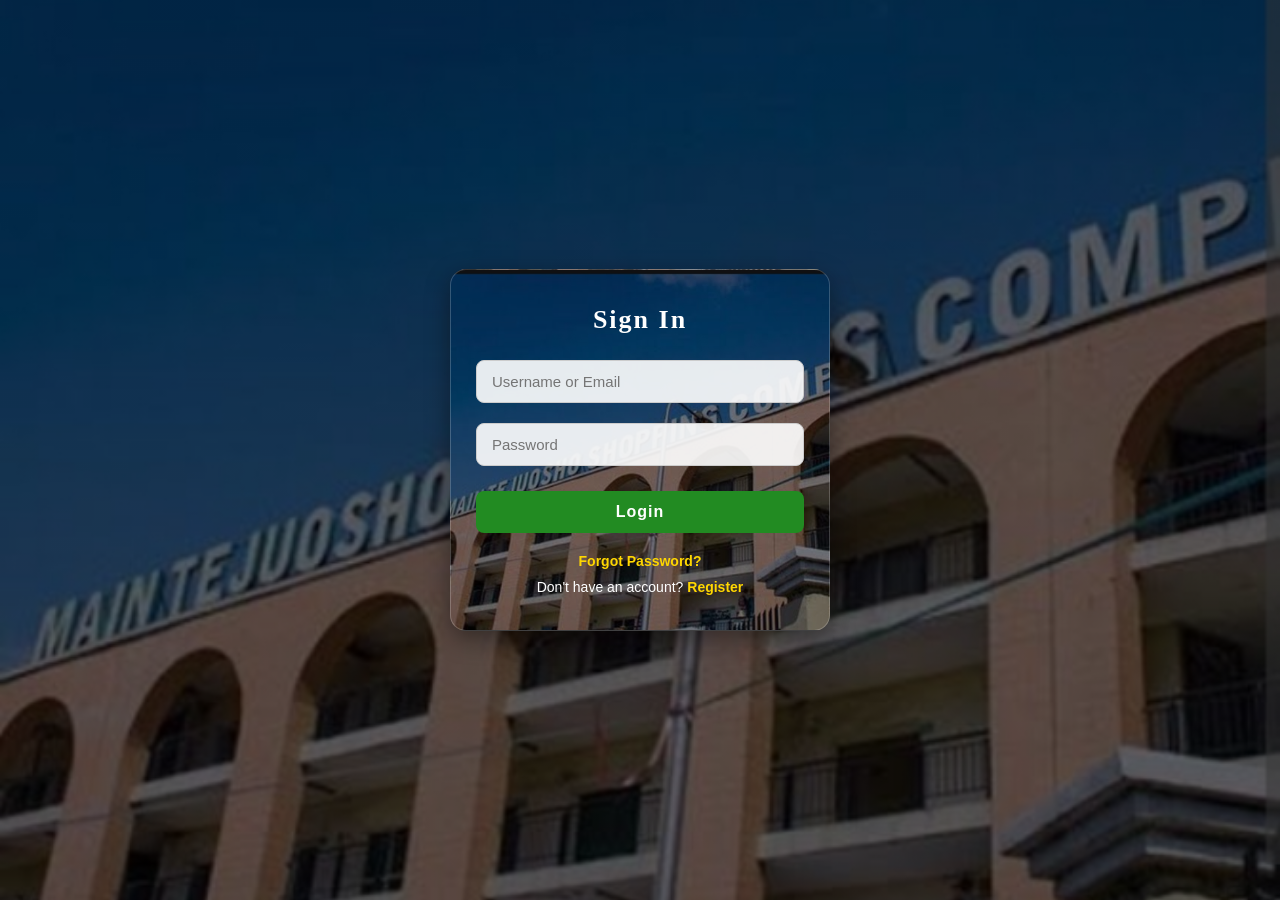
<file: PORTFOLIO- WORK/login.html>
<!DOCTYPE html>
<html lang="en">
<head>
    <meta charset="UTF-8">
    <meta name="viewport" content="width=device-width, initial-scale=1.0">
    <title>Login - Davii Concept</title>
    <link rel="stylesheet" href="https://cdnjs.cloudflare.com/ajax/libs/font-awesome/6.5.0/css/all.min.css">

    <style>
        * {
            box-sizing: border-box;
            margin: 0;
            padding: 0;
            font-family: Arial, sans-serif;
        }

        body {
            display: flex;
            align-items: center;
            justify-content: center;
            min-height: 100vh;
            background-color: #f8f9fa;
            background-image: linear-gradient(rgba(0,0,0,0.6), rgba(0,0,0,0.6)), url('assets/tejuosho 1.png');
            background-size: cover;
            background-position: center;
            background-attachment: fixed;
            padding: 20px;
        }

        .container {
            background-image: linear-gradient(rgba(0,0,0,0.5), rgba(0,0,0,0.5)), url('assets/tejuosho 1.png');
            background-size: cover;
            background-position: center;
            backdrop-filter: blur(8px);
            padding: 35px 25px;
            border-radius: 16px;
            width: 100%;
            max-width: 380px;
            box-shadow: 0 8px 24px rgba(0, 0, 0, 0.4);
            border: 1px solid rgba(255, 255, 255, 0.2);
            color: #fff;
        }

        .container h2 {
            margin-bottom: 25px;
            letter-spacing: 2px;
            text-align: center;
            font-size: 26px;
            color: #ffffff;
            font-family: Georgia, 'Times New Roman', serif;
        }

        .input-group {
            margin-bottom: 20px;
            width: 100%;
        }

        .container input {
            width: 100%;
            padding: 12px 15px;
            border: 1px solid #ccc;
            border-radius: 8px;
            font-size: 15px;
            outline: none;
            background: rgba(255, 255, 255, 0.9);
            color: #333;
            transition: border-color 0.3s;
        }

        .container input:focus {
            border-color: #228B22;
            box-shadow: 0 0 5px rgba(34, 139, 34, 0.5);
        }

        .container button {
            background-color: #228B22;
            color: white;
            padding: 12px;
            border: none;
            border-radius: 8px;
            cursor: pointer;
            width: 100%;
            font-size: 16px;
            font-weight: bold;
            letter-spacing: 1px;
            transition: background-color 0.3s ease, transform 0.1s ease;
            margin-top: 5px;
        }

        .container button:hover {
            background-color: #1e7b1e;
        }

        .container button:active {
            transform: scale(0.98);
        }

        .form-footer {
            margin-top: 20px;
            text-align: center;
            font-size: 14px;
        }

        .form-footer a {
            color: #FFD700;
            text-decoration: none;
            font-weight: 600;
        }

        .form-footer a:hover {
            text-decoration: underline;
        }

        
        @media (max-width: 480px) {
            .container {
                padding: 25px 20px;
            }

            .container h2 {
                font-size: 22px;
            }
        }
    </style>
</head>
<body>

    <div class="container">
        <form action="./home.html" method="POST">
            <h2>Sign In</h2>

            <div class="input-group">
                <input type="text" placeholder="Username or Email" required>
            </div>

            <div class="input-group">
                <input type="password" placeholder="Password" required>
            </div>

            <button type="submit">Login</button>

            <div class="form-footer">
                <p><a href="#">Forgot Password?</a></p>
                <p style="margin-top: 10px;">Don't have an account? <a href="register.html">Register</a></p>
            </div>
        </form>
    </div>

</body>
</html>
</file>
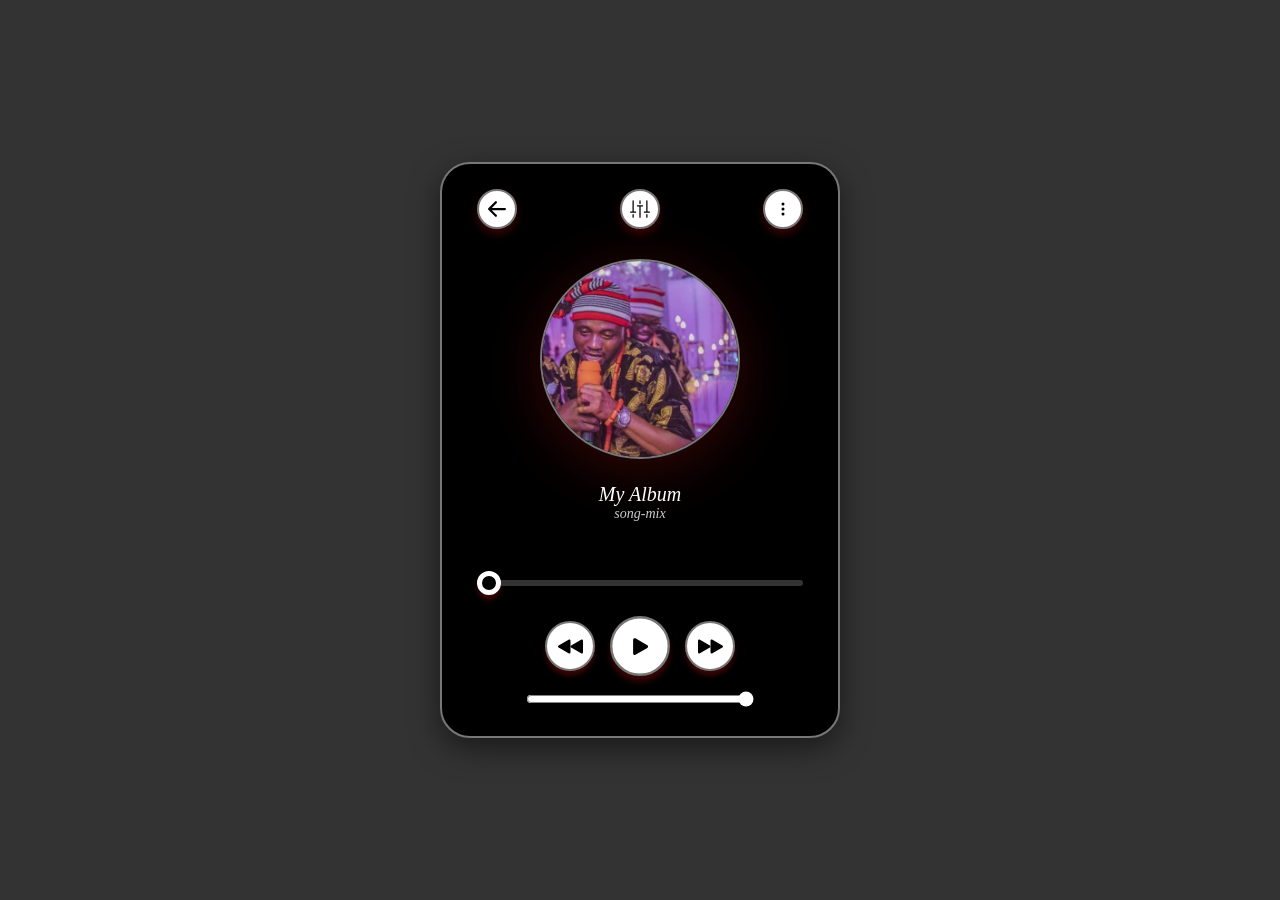
<file: PORTFOLIO- WORK/music-player.html>
<!DOCTYPE html>
<html lang="en">
<head>
    <meta charset="UTF-8">
    <meta name="viewport" content="width=device-width, initial-scale=1.0">
    <title>Music Player</title>
    <style>
        * {
            margin: 0;
            padding: 0;
            font-family: 'Times New Roman', Times, serif;
            box-sizing: border-box;
        }

        body {
            background: #333;
        }

        .container {
            width: 100%;
            min-height: 100vh;
            display: flex;
            align-items: center;
            justify-content: center;
            padding: 20px 10px;
        }

        .music-player {
            background: #000;
            width: 100%;
            max-width: 400px;
            padding: 25px 35px;
            text-align: center;
            border-radius: 30px;
            border: 2px solid #777;
            box-shadow: 0 10px 30px rgba(0,0,0,0.5);
        }

        nav {
            display: flex;
            justify-content: space-between;
            margin-bottom: 30px;
        }

        nav .circle {
            border-radius: 50%;
            width: 40px;
            height: 40px;
            background: #fff;
            border: 2px solid #777;
            color: #000;
            box-shadow: 0 5px 10px rgba(255, 26, 26, 0.22);
            display: flex;
            align-items: center;
            justify-content: center;
            cursor: pointer;
        }

        .song-img {
            width: 200px;
            height: 200px;
            border-radius: 50%;
            border: 2px solid #777;
            box-shadow: 0 10px 60px rgba(255, 26, 26, 0.22);
            object-fit: cover;
        }

        .music-player h1 {
            font-size: 20px;
            font-weight: 400;
            color: #fff;
            margin-top: 20px;
        }

        .music-player p {
            font-size: 14px;
            color: #ccc;
            margin-bottom: 15px;
        }

        .time-display {
            color: #fff;
            font-size: 14px;
            margin-top: 10px;
        }

        #progress {
            -webkit-appearance: none;
            appearance: none;
            width: 100%;
            height: 6px;
            background: rgba(255, 255, 255, 0.2);
            border-radius: 4px;
            cursor: pointer;
            margin: 25px 0 15px;
        }

        #progress::-webkit-slider-thumb {
            -webkit-appearance: none;
            appearance: none;
            background: #000;
            width: 24px;
            height: 24px;
            border-radius: 50%;
            border: 5px solid #fff;
            box-shadow: 0 5px 5px rgba(255, 26, 26, 0.22);
            cursor: pointer;
        }

        .controls {
            display: flex;
            justify-content: center;
            align-items: center;
            gap: 20px;
            margin: 20px 0;
        }

        .icon-circle {
            width: 50px;
            height: 50px;
            background: #fff;
            display: inline-flex;
            align-items: center;
            justify-content: center;
            border-radius: 50%;
            color: #000;
            box-shadow: 0 5px 5px rgba(255, 26, 26, 0.22);
            cursor: pointer;
            border: 2px solid #777;
            transition: transform 0.2s ease;
        }

        .icon-circle:active {
            transform: scale(0.95);
        }

        .icon-circle.playpause {
            transform: scale(1.2);
        }

        .icon-circle.playpause:active {
            transform: scale(1.1);
        }

        .volume-container {
            margin-top: 20px;
            display: flex;
            align-items: center;
            justify-content: center;
        }

        #volume {
            width: 70%;
            accent-color: #fff;
            cursor: pointer;
        }

       
        @media (max-width: 480px) {
            .music-player {
                padding: 20px 20px;
                border-radius: 20px;
            }

            .song-img {
                width: 160px;
                height: 160px;
            }

            .music-player h1 {
                font-size: 18px;
            }

            .controls {
                gap: 15px;
            }

            .icon-circle {
                width: 45px;
                height: 45px;
            }

            .icon-circle.playpause {
                transform: scale(1.15);
            }
        }

        @media (max-width: 340px) {
            .song-img {
                width: 130px;
                height: 130px;
            }

            nav {
                margin-bottom: 20px;
            }

            #progress {
                margin: 15px 0 10px;
            }
        }
    </style>
</head>
<body>


  
    
   <div class="container">
    <div class="music-player">
        <nav>
            <div class="circle">
                <svg xmlns="http://www.w3.org/2000/svg" width="40" height="40" fill="currentColor" class="bi bi-arrow-left-short" viewBox="0 0 16 16">
                    <path fill-rule="evenodd" d="M12 8a.5.5 0 0 1-.5.5H5.707l2.147 2.146a.5.5 0 0 1-.708.708l-3-3a.5.5 0 0 1 0-.708l3-3a.5.5 0 1 1 .708.708L5.707 7.5H11.5a.5.5 0 0 1 .5.5"/>
                </svg>
            </div>
            <div class="circle">
                <svg xmlns="http://www.w3.org/2000/svg" width="20" height="20" fill="currentColor" class="bi bi-sliders2-vertical" viewBox="0 0 16 16">
                    <path fill-rule="evenodd" d="M0 10.5a.5.5 0 0 0 .5.5h4a.5.5 0 0 0 0-1H3V1.5a.5.5 0 0 0-1 0V10H.5a.5.5 0 0 0-.5.5M2.5 12a.5.5 0 0 0-.5.5v2a.5.5 0 0 0 1 0v-2a.5.5 0 0 0-.5-.5m3-6.5A.5.5 0 0 0 6 6h1.5v8.5a.5.5 0 0 0 1 0V6H10a.5.5 0 0 0 0-1H6a.5.5 0 0 0-.5.5M8 1a.5.5 0 0 0-.5.5v2a.5.5 0 0 0 1 0v-2A.5.5 0 0 0 8 1m3 9.5a.5.5 0 0 0 .5.5h4a.5.5 0 0 0 0-1H14V1.5a.5.5 0 0 0-1 0V10h-1.5a.5.5 0 0 0-.5.5m2.5 1.5a.5.5 0 0 0-.5.5v2a.5.5 0 0 0 1 0v-2a.5.5 0 0 0-.5-.5"/>
                </svg>
            </div>
            <div class="circle">
                <svg xmlns="http://www.w3.org/2000/svg" width="16" height="16" fill="currentColor" class="bi bi-three-dots-vertical" viewBox="0 0 16 16">
                    <path d="M9.5 13a1.5 1.5 0 1 1-3 0 1.5 1.5 0 0 1 3 0m0-5a1.5 1.5 0 1 1-3 0 1.5 1.5 0 0 1 3 0m0-5a1.5 1.5 0 1 1-3 0 1.5 1.5 0 0 1 3 0"/>
                </svg>
            </div>
        </nav>
        <img src="assets/mc dav.jpg" class="song-img" alt="Song mc dav">
        <h1><em></emM>My Album</h1>
        <p>song-mix</p>
        <audio id="song">
            <source src="assets/don williams copy.mp3" type="audio/mpeg">
            <source src="assets/09 Dike.mp3" type="audio/mpeg">
             <source src="assets/01 Eddie Quansa-1.mp3" type="audio/mpeg">     
           
          


        </audio>
        <div>
            <span id="current-time">00:00</span> / <span id="total-duration">00:00</span>
        </div>
        <input type="range" value="0" id="progress">
        <div class="controls">
            <div class="icon-circle" id="prev" onclick="prevSong()">
                <svg xmlns="http://www.w3.org/2000/svg" width="25" height="25" fill="currentColor" class="bi bi-rewind-fill" viewBox="0 0 16 16">
                    <path d="M8.404 7.304a.802.802 0 0 0 0 1.392l6.363 3.692c.52.302 1.233-.043 1.233-.696V4.308c0-.653-.713-.998-1.233-.696z"/>
                    <path d="M.404 7.304a.802.802 0 0 0 0 1.392l6.363 3.692c.52.302 1.233-.043 1.233-.696V4.308c0-.653-.713-.998-1.233-.696z"/>
                </svg>
            </div>
            <div class="icon-circle playpause" onclick="playpause()">
                <svg id="play-icon" xmlns="http://www.w3.org/2000/svg" width="25" height="25" fill="currentColor" class="bi bi-play-fill" viewBox="0 0 16 16">
                    <path d="m11.596 8.697-6.363 3.692c-.54.313-1.233-.066-1.233-.697V4.308c0-.63.692-1.01 1.233-.696l6.363 3.692a.802.802 0 0 1 0 1.393"/>
                </svg>
                <svg id="pause-icon" xmlns="http://www.w3.org/2000/svg" fill="none" viewBox="0 0 24 24" stroke-width="1.5" stroke="currentColor" class="size-6" style="display:none;">
                    <path stroke-linecap="round" stroke-linejoin="round" d="M6 4.5h3v15H6zM15 4.5h3v15h-3z"/>
                </svg>
            </div>
            <div class="icon-circle" id="next" onclick="nextSong()">
                <svg xmlns="http://www.w3.org/2000/svg" width="25" height="25" fill="currentColor" class="bi bi-fast-forward-fill" viewBox="0 0 16 16">
                    <path d="M7.596 7.304a.802.802 0 0 1 0 1.392l-6.363 3.692C.713 12.69 0 12.345 0 11.692V4.308c0-.653.713-.998 1.233-.696z"/>
                    <path d="M15.596 7.304a.802.802 0 0 1 0 1.392l-6.363 3.692C8.713 12.69 8 12.345 8 11.692V4.308c0-.653.713-.998 1.233-.696z"/>
                </svg>
            </div>
        </div>
        <input type="range" id="volume" value="100" min="0" max="100">
    </div>
</div>  


    <script>
        let progress = document.getElementById("progress");
        let song = document.getElementById("song");
        let playIcon = document.getElementById("play-icon");
        let pauseIcon = document.getElementById("pause-icon");
        let currentTimeElem = document.getElementById("current-time");
        let totalDurationElem = document.getElementById("total-duration");
        let volumeSlider = document.getElementById("volume");

        let playlist = [
            
           
          "assets/don williams.mp3",
             "assets/09 Dike.mp3",
            "assets/01 Eddie Quansa-1.mp3",
      
        ];
        
        let currentSong = 0;
        song.src = playlist[currentSong];

        song.addEventListener("loadedmetadata", function() {
            totalDurationElem.innerHTML = formatTime(song.duration);
            progress.max = song.duration;
        });

        song.addEventListener("timeupdate", function() {
            progress.value = song.currentTime;
            currentTimeElem.innerHTML = formatTime(song.currentTime);
        });

        progress.addEventListener("input", function() {
            song.currentTime = progress.value;
        });

        volumeSlider.addEventListener("input", function() {
            song.volume = volumeSlider.value / 100;
        });

        function playpause() {
            if (song.paused) {
                song.play();
                playIcon.style.display = "none";
                pauseIcon.style.display = "inline";
            } else {
                song.pause();
                playIcon.style.display = "inline";
                pauseIcon.style.display = "none";
            }
        }

        function nextSong() {
            currentSong = (currentSong + 1) % playlist.length;
            song.src = playlist[currentSong];
            playpause();
        }

        function prevSong() {
            currentSong = (currentSong - 1 + playlist.length) % playlist.length;
            song.src = playlist[currentSong];
            playpause();
        }

        song.addEventListener("ended", function() {
            nextSong();
        }); 

        function formatTime(seconds) {
            if (isNaN(seconds)) return "00:00";
            let minutes = Math.floor(seconds / 60);
            let secs = Math.floor(seconds % 60);
            if (secs < 10) secs = "0" + secs;
            return minutes + ":" + secs;
        }
    </script>   
</body>
</html>
</file>
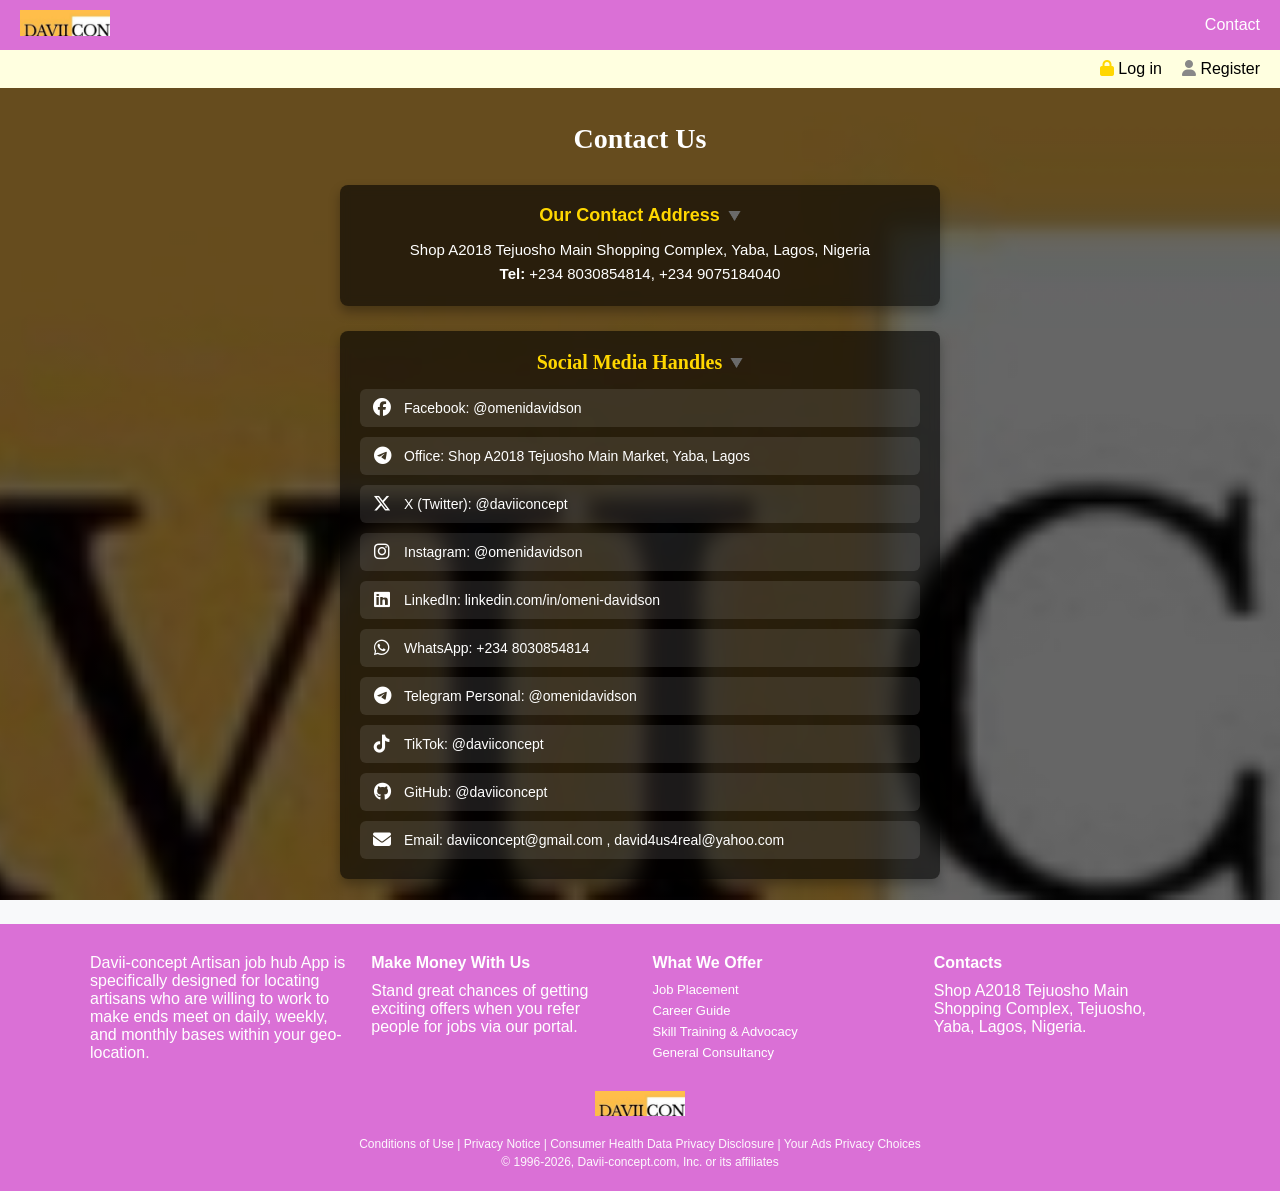
<file: PORTFOLIO- WORK/nav-logo.html>
<!DOCTYPE html>
<html lang="en">
<head>
    <meta charset="UTF-8">
    <meta name="viewport" content="width=device-width, initial-scale=1.0">
    <title>Contact Us - Davii Concept</title>
    <link rel="stylesheet" href="https://cdnjs.cloudflare.com/ajax/libs/font-awesome/6.4.0/css/all.min.css">
    
    <style>
        * {
            padding: 0;
            margin: 0;
            box-sizing: border-box;
            font-family: Arial, sans-serif;
        }

        body {
            background-color: #f8f9fa;
            background-image: linear-gradient(rgba(0,0,0,0.6), rgba(0,0,0,0.6)), url('assets/logo.png');
            background-size: cover;
            background-position: center;
            background-attachment: fixed;
            min-height: 100vh;
            display: flex;
            flex-direction: column;
        }

      
        nav {
            display: flex;
            align-items: center;
            justify-content: space-between;
            background: #DA70D6;
            padding: 10px 20px;
            color: #fff;
            flex-wrap: wrap;
            gap: 10px;
        }

        a { 
            text-decoration: none;
            color: inherit;
            font-size: 16px;
        }

        .nav-links {
            display: flex;
            gap: 15px;
            align-items: center;
        }

        .nav-bottom {
            display: flex;
            justify-content: flex-end;
            padding: 10px 20px;
            gap: 20px;
            background: #FFFFE0;
        }

       
        .contact-container {
            max-width: 750px;
            width: 100%;
            margin: 20px auto;
            padding: 0 15px;
            flex: 1;
        }

        .contact-container h1 {
            text-align: center;
            padding: 15px 0;
            font-family: Georgia, 'Times New Roman', serif;
            color: #ffffff;
            font-size: 28px;
        }

        .contact-container-1 {
            max-width: 600px;
            width: 100%;
            margin: 15px auto;
            padding: 20px;
            border-radius: 8px;
            background: rgba(0, 0, 0, 0.6);
            backdrop-filter: blur(5px);
            box-shadow: 0 6px 12px rgba(0,0,0,0.3);
            display: flex;
            flex-direction: column;
            gap: 12px;
            text-align: center;
        }

        .contact-container-1 p {
            font-size: 18px;
            font-weight: bold;
            color: #FFD700;
            display: flex;
            align-items: center;
            justify-content: center;
            gap: 8px;
        }

        .contact-container-1 span {
            font-size: 15px;
            line-height: 1.6;
            color: #ffffff;
        }

        
        .social-media {
            max-width: 600px;
            width: 100%;
            margin: 25px auto;
            padding: 20px;
            border-radius: 8px;
            background: rgba(0, 0, 0, 0.6);
            backdrop-filter: blur(5px);
            box-shadow: 0 6px 12px rgba(0,0,0,0.3);
            text-align: center;
        }

        .social-media h5 {
            font-size: 20px;
            font-family: Georgia, 'Times New Roman', serif;
            color: #FFD700;
            margin-bottom: 15px;
            display: flex;
            align-items: center;
            justify-content: center;
            gap: 8px;
        }

        .social-media ul {
            list-style: none;
            display: flex;
            flex-direction: column;
            gap: 10px;
        }

        .social-media li a {
            display: flex;
            align-items: center;
            gap: 12px;
            color: #ffffff;
            font-size: 14px;
            padding: 10px 12px;
            background: rgba(255, 255, 255, 0.1);
            border-radius: 6px;
            transition: background 0.3s ease, transform 0.2s ease;
            word-break: break-word;
        }

        .social-media li a:hover {
            background: rgba(218, 112, 214, 0.4);
            transform: translateX(3px);
        }

        .social-media i {
            font-size: 18px;
            width: 20px;
            text-align: center;
        }

        
        footer {
            background-color: #DA70D6;
            color: #fff;
            padding: 30px 20px 20px;
            margin-top: auto;
        }

        .footer-content {
            max-width: 1100px;
            margin: auto;
        }

        .top-row {
            display: grid;
            grid-template-columns: repeat(auto-fit, minmax(220px, 1fr));
            gap: 25px;
            margin-bottom: 25px;
            text-align: left;
        }

        .top-row .section h2 {
            font-size: 16px;
            margin-bottom: 10px;
            color: #fff;
        }

        .top-row .section a {
            display: block;
            color: #fff;
            font-size: 13px;
            margin-bottom: 6px;
        }

        .copyright-text {
            font-size: 12px;
            text-align: center;
            line-height: 1.5;
            margin-top: 15px;
            opacity: 0.95;
        }

        
        @media (max-width: 600px) {
            nav {
                flex-direction: column;
                align-items: flex-start;
            }

            .contact-container h1 {
                font-size: 24px;
            }

            .social-media li a {
                font-size: 13px;
            }
        }
    </style>
</head>
<body>

    
    <nav>
        <a href="./home.html" class="nav-logo">
            <img src="assets/logo.png" width="90" alt="Davii Concept Logo">
        </a>
        <div class="nav-links">
            <a href="./contact.html">Contact</a>
        </div>
    </nav>
   
    <div class="nav-bottom">
        <a href="./login.html">
            <i class="fas fa-lock" style="color:#FFD700;"></i> Log in
        </a>
        <a href="./register.html">
            <i class="fas fa-user" style="color:#888;"></i> Register
        </a>
    </div>

    <div class="contact-container">
        <h1>Contact Us</h1> 

        <div class="contact-container-1">
            <p>
                Our Contact Address 
                <img src="./assets/dropdown_icon.png" width="13" alt="Dropdown Icon">
            </p>
            <span>
                Shop A2018 Tejuosho Main Shopping Complex, Yaba, Lagos, Nigeria<br>
                <strong>Tel:</strong> +234 8030854814, +234 9075184040
            </span>
        </div>

        <div class="social-media">
            <h5>
                Social Media Handles 
                <img src="./assets/dropdown_icon.png" width="13" alt="Dropdown Icon">
            </h5>
            <ul>
                <li>
                    <a href="https://facebook.com" target="_blank">
                        <i class="fab fa-facebook"></i> Facebook: @omenidavidson
                    </a>
                </li>
                <li>
                    <a href="https://t.me/username" target="_blank">
                        <i class="fab fa-telegram"></i> Office: Shop A2018 Tejuosho Main Market, Yaba, Lagos
                    </a>
                </li>
                <li>
                    <a href="https://x.com" target="_blank">
                        <i class="fa-brands fa-x-twitter"></i> X (Twitter): @daviiconcept
                    </a>
                </li>
                <li>
                    <a href="https://instagram.com" target="_blank">
                        <i class="fab fa-instagram"></i> Instagram: @omenidavidson
                    </a>
                </li>
                <li>
                    <a href="https://linkedin.com" target="_blank">
                        <i class="fab fa-linkedin"></i> LinkedIn: linkedin.com/in/omeni-davidson
                    </a>
                </li>
                <li>
                    <a href="https://wa.me/2348030854814" target="_blank">
                        <i class="fab fa-whatsapp"></i> WhatsApp: +234 8030854814
                    </a>
                </li>
                <li>
                    <a href="https://t.me/username" target="_blank">
                        <i class="fab fa-telegram"></i> Telegram Personal: @omenidavidson
                    </a>
                </li>
                <li>
                    <a href="https://tiktok.com" target="_blank">
                        <i class="fab fa-tiktok"></i> TikTok: @daviiconcept
                    </a>
                </li>
                <li>
                    <a href="https://github.com" target="_blank">
                        <i class="fab fa-github"></i> GitHub: @daviiconcept
                    </a>
                </li>
                <li>
                    <a href="mailto:daviiconcept@gmail.com">
                        <i class="fas fa-envelope"></i> Email: daviiconcept@gmail.com , david4us4real@yahoo.com
                    </a>
                </li>
            </ul>
        </div>
    </div>

   
    <footer>
        <div class="footer-content">
            <div class="top-row">
                <div class="section">
                    Davii-concept Artisan job hub App is specifically designed for locating artisans who are willing to work to make ends meet on daily, weekly, and monthly bases within your geo-location.
                </div>

                <div class="section">
                    <h2>Make Money With Us</h2>
                    Stand great chances of getting exciting offers when you refer people for jobs via our portal.
                </div>

                <div class="section">
                    <h2>What We Offer</h2>
                    <a href="#">Job Placement</a>
                    <a href="#">Career Guide</a>
                    <a href="#">Skill Training & Advocacy</a>
                    <a href="#">General Consultancy</a>
                </div>

                <div class="section">
                    <h2>Contacts</h2>
                    Shop A2018 Tejuosho Main Shopping Complex, Tejuosho, Yaba, Lagos, Nigeria.
                </div>
            </div>

            <div style="text-align: center;">
                <img src="assets/logo.png" width="90" alt="Davii Concept Logo">
            </div>

            <p class="copyright-text">
                Conditions of Use | Privacy Notice | Consumer Health Data Privacy Disclosure | Your Ads Privacy Choices <br>
                &copy; 1996-2026, Davii-concept.com, Inc. or its affiliates
            </p>
        </div>
    </footer>

</body>
</html>
</file>
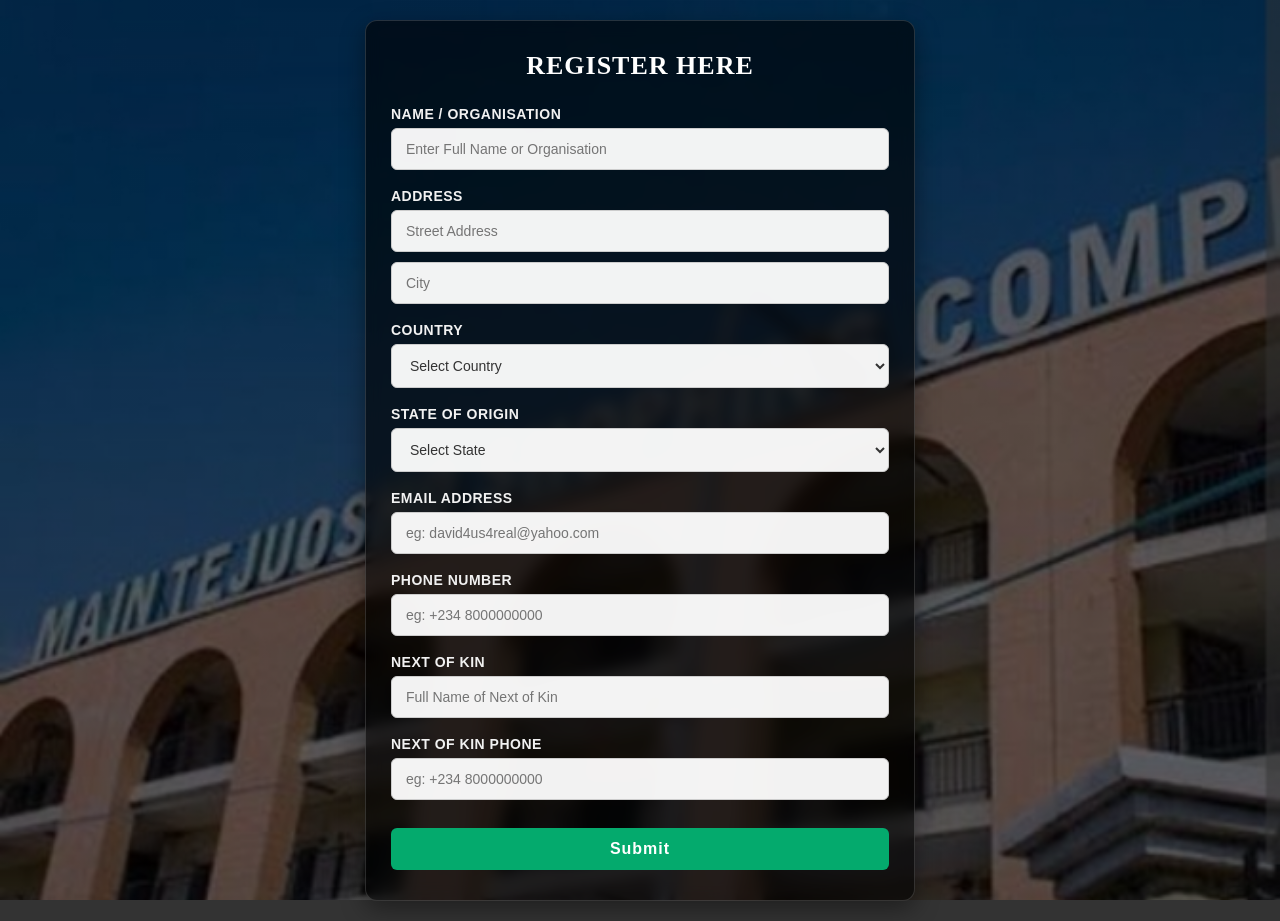
<file: PORTFOLIO- WORK/register.html>
<!DOCTYPE html>
<html lang="en">
<head>
    <meta charset="UTF-8">
    <meta name="viewport" content="width=device-width, initial-scale=1.0">
    <title>Registration Form - Davii Concept</title>
    <link rel="stylesheet" href="https://cdnjs.cloudflare.com/ajax/libs/font-awesome/6.5.0/css/all.min.css">

    <style>
        * {
            box-sizing: border-box;
            margin: 0;
            padding: 0;
            font-family: Arial, sans-serif;
        }

        body {
            background-color: #333;
            background-image: linear-gradient(rgba(0,0,0,0.6), rgba(0,0,0,0.6)), url('assets/tejuosho 1.png');
            background-size: cover;
            background-position: center;
            background-attachment: fixed;
            min-height: 100vh;
            display: flex;
            flex-direction: column;
            align-items: center;
            justify-content: center;
            padding: 20px 10px;
        }

        .container {
            background: rgba(0, 0, 0, 0.6);
            backdrop-filter: blur(8px);
            padding: 30px 25px;
            border-radius: 12px;
            width: 100%;
            max-width: 550px;
            box-shadow: 0 8px 24px rgba(0, 0, 0, 0.4);
            border: 1px solid rgba(255, 255, 255, 0.15);
            color: #fff;
        }

        h1 {
            text-align: center;
            color: #ffffff;
            margin-bottom: 25px;
            font-size: 26px;
            letter-spacing: 1px;
            font-family: Georgia, 'Times New Roman', serif;
        }

        .form-group {
            margin-bottom: 18px;
            display: flex;
            flex-direction: column;
            gap: 6px;
        }

        label {
            font-size: 14px;
            font-weight: 600;
            color: #f1f1f1;
            letter-spacing: 0.5px;
        }

        input[type="text"],
        input[type="email"],
        input[type="tel"],
        select {
            width: 100%;
            padding: 12px 14px;
            border: 1px solid #ccc;
            border-radius: 6px;
            font-size: 14px;
            background: rgba(255, 255, 255, 0.95);
            color: #333;
            outline: none;
            transition: border-color 0.3s ease;
        }

        input:focus, select:focus {
            border-color: #04aa6d;
            box-shadow: 0 0 5px rgba(4, 170, 109, 0.5);
        }

        .address-group {
            display: flex;
            flex-direction: column;
            gap: 10px;
        }

        input[type="submit"] {
            background-color: #04aa6d;
            color: #fff;
            border: none;
            border-radius: 6px;
            cursor: pointer;
            width: 100%;
            padding: 12px;
            font-size: 16px;
            font-weight: bold;
            letter-spacing: 1px;
            margin-top: 10px;
            transition: background-color 0.3s ease, transform 0.1s ease;
        }

        input[type="submit"]:hover {
            background-color: #038a58;
        }

        input[type="submit"]:active {
            transform: scale(0.98);
        }

        
        @media (max-width: 480px) {
            .container {
                padding: 20px 15px;
            }

            h1 {
                font-size: 22px;
            }

            label {
                font-size: 13px;
            }
        }
    </style>
</head>
<body>

    <div class="container">
        <h1>REGISTER HERE</h1>

        <form action="/action_page.php" method="POST">
            <div class="form-group">
                <label for="name">NAME / ORGANISATION</label>
                <input type="text" id="name" name="name" placeholder="Enter Full Name or Organisation" required>
            </div>

            <div class="form-group">
                <label for="address">ADDRESS</label>
                <div class="address-group">
                    <input type="text" id="address" name="address" placeholder="Street Address" required>
                    <input type="text" id="city" name="city" placeholder="City" required>
                </div>
            </div>

            <div class="form-group">
                <label for="country">COUNTRY</label>
                <select id="country" name="country" required>
                    <option value="" disabled selected>Select Country</option>
                    <option value="nigeria">Nigeria</option>
                    <option value="ghana">Ghana</option>
                    <option value="togo">Togo</option>
                    <option value="egypt">Egypt</option>
                    <option value="south africa">South Africa</option>
                    <option value="zambia">Zambia</option>
                    <option value="tunisia">Tunisia</option>
                    <option value="algeria">Algeria</option>
                    <option value="zimbabwe">Zimbabwe</option>
                    <option value="rwanda">Rwanda</option>
                    <option value="angola">Angola</option>
                    <option value="ivory coast">Ivory Coast</option>
                    <option value="liberia">Liberia</option>
                </select>
            </div>

            <div class="form-group">
                <label for="state">STATE OF ORIGIN</label>
                <select id="state" name="state" required>
                    <option value="" disabled selected>Select State</option>
                    <option value="abia">Abia</option>
                    <option value="adamawa">Adamawa</option>
                    <option value="akwaibom">Akwa Ibom</option>
                    <option value="anambra">Anambra</option>
                    <option value="bauchi">Bauchi</option>
                    <option value="bayelsa">Bayelsa</option>
                    <option value="benue">Benue</option>
                    <option value="borno">Borno</option>
                    <option value="crossriver">Cross River</option>
                    <option value="delta">Delta</option>
                    <option value="ebonyi">Ebonyi</option>
                    <option value="edo">Edo</option>
                    <option value="ekiti">Ekiti</option>
                    <option value="enugu">Enugu</option>
                    <option value="fct">FCT - Abuja</option>
                    <option value="gombe">Gombe</option>
                    <option value="imo">Imo</option>
                    <option value="jigawa">Jigawa</option>
                    <option value="kaduna">Kaduna</option>
                    <option value="kano">Kano</option>
                    <option value="katsina">Katsina</option>
                    <option value="kebbi">Kebbi</option>
                    <option value="kogi">Kogi</option>
                    <option value="kwara">Kwara</option>
                    <option value="lagos">Lagos</option>
                    <option value="nasarawa">Nasarawa</option>
                    <option value="niger">Niger</option>
                    <option value="ogun">Ogun</option>
                    <option value="ondo">Ondo</option>
                    <option value="osun">Osun</option>
                    <option value="oyo">Oyo</option>
                    <option value="plateau">Plateau</option>
                    <option value="rivers">Rivers</option>
                    <option value="sokoto">Sokoto</option>
                    <option value="taraba">Taraba</option>
                    <option value="yobe">Yobe</option>
                    <option value="zamfara">Zamfara</option>
                </select>
            </div>

            <div class="form-group">
                <label for="email">EMAIL ADDRESS</label>
                <input type="email" id="email" name="email" placeholder="eg: david4us4real@yahoo.com" required>
            </div>

            <div class="form-group">
                <label for="phone">PHONE NUMBER</label>
                <input type="tel" id="phone" name="phone" placeholder="eg: +234 8000000000" required>
            </div>

            <div class="form-group">
                <label for="next_of_kin">NEXT OF KIN</label>
                <input type="text" id="next_of_kin" name="next_of_kin" placeholder="Full Name of Next of Kin" required>
            </div>

            <div class="form-group">
                <label for="next_of_kin_phone">NEXT OF KIN PHONE</label>
                <input type="tel" id="next_of_kin_phone" name="next_of_kin_phone" placeholder="eg: +234 8000000000" required>
            </div>

            <input type="submit" value="Submit">
        </form>
    </div>

</body>
</html>
</file>
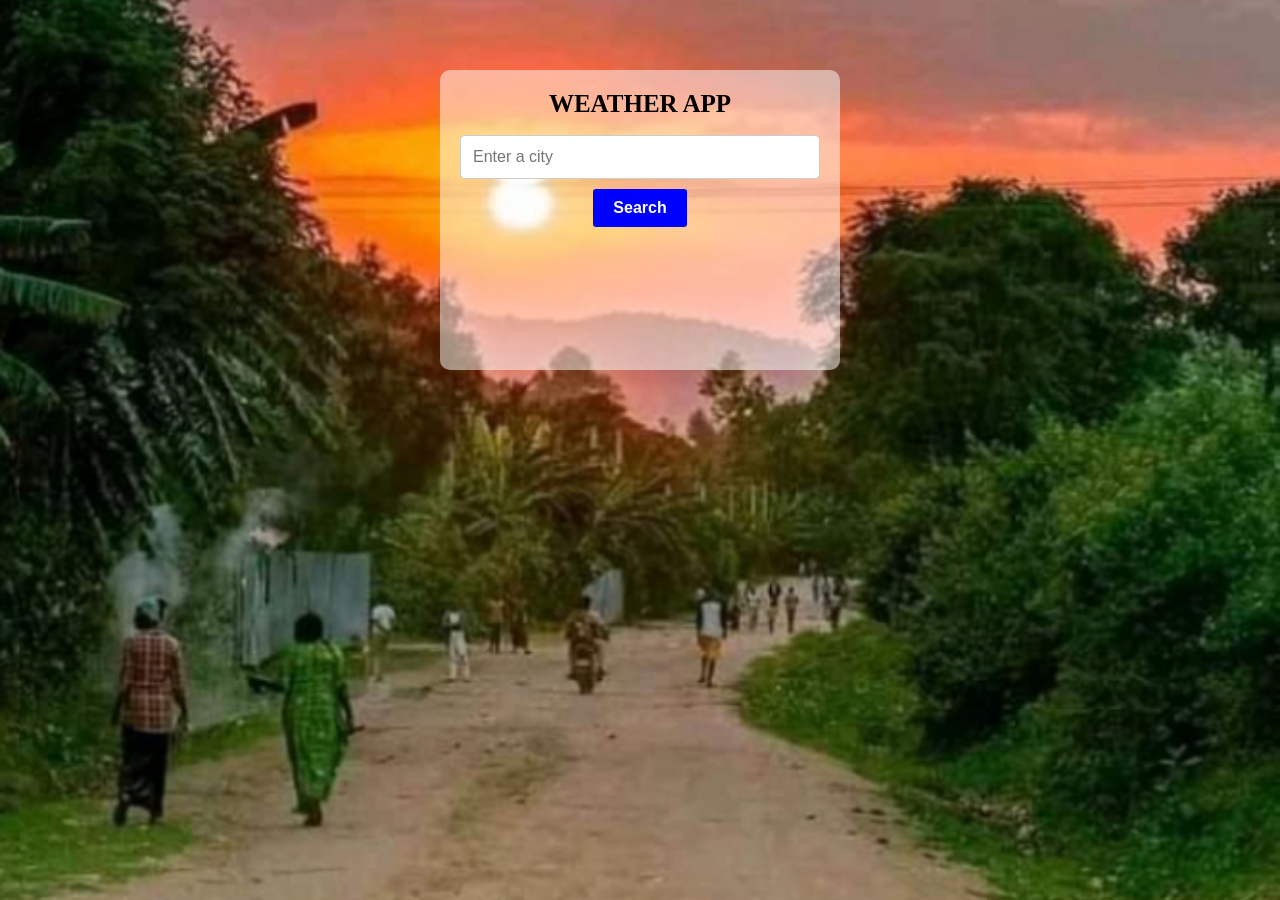
<file: PORTFOLIO- WORK/weather-app.html>
<!DOCTYPE html>
<html lang="en">
<head>
    <meta charset="UTF-8">
    <meta name="viewport" content="width=device-width, initial-scale=1.0">
    <title>Document</title>
</head>
<style>
    * {
  box-sizing: border-box;
}

body {
  font-family: 'Times New Roman', Times, serif;
  background-color: #f0f0f0;
  background-image: url('assets/weather.png');
  background-size: cover;
  background-position: center;
  background-repeat: no-repeat;
  min-height: 100vh;
  margin: 0;
  padding: 20px;
  display: flex;
  justify-content: center;
  align-items: flex-start;
}

.container {
  width: 100%;
  max-width: 400px;
  min-height: 300px;
  margin-top: 50px;
  padding: 20px;
  text-align: center;
  background-color: rgba(255, 255, 255, 0.5);
  border-radius: 10px;
}

h1 {
  font-size: 25px;
  margin-top: 0;
}

input[type="text"] {
  width: 100%;
  padding: 12px;
  border: 1px solid #ccc;
  border-radius: 5px;
  font-size: 16px;
  outline: none;
}

button {
  background-color: blue;
  color: white;
  font-weight: bold;
  border: none;
  padding: 10px 20px;
  border-radius: 3px;
  cursor: pointer;
  margin-top: 10px;
  font-size: 16px;
}

button:hover {
  background-color: darkblue;
}

.weather-info {
  margin-top: 20px;
}


@media (max-width: 768px) {
  body {
    padding: 15px;
  }

  .container {
    max-width: 90%;
    margin-top: 30px;
  }

  h1 {
    font-size: 23px;
  }
}


@media (max-width: 480px) {
  body {
    padding: 10px;
  }

  .container {
    width: 100%;
    max-width: 100%;
    margin-top: 20px;
    padding: 15px;
    min-height: 280px;
  }

  h1 {
    font-size: 21px;
  }

  input[type="text"] {
    font-size: 15px;
    padding: 10px;
  }

  button {
    width: 100%;
    padding: 11px;
    font-size: 15px;
  }

  .weather-info {
    margin-top: 15px;
  }

  #location {
    font-size: 22px;
  }

  #temperature {
    font-size: 20px;
  }

  #description {
    font-size: 16px;
  }
}
</style>
<body>
  <div class="container">
    <h1>WEATHER APP</h1>
    <input type="text" id="locationInput" placeholder="Enter a city"> 
    <button id="locationButton">Search</button> 
    <div id="weather-info">
      <h2 id="location"></h2> 
      <p id="temperature"></p> 
      <p id="description"></p> 
    </div>
  </div>
  
  <script>

  
const apiKey = '23ee4ca69d95d4b227e092f7dbcee2f2';
const apiUrl = 'https://api.openweathermap.org/data/2.5/weather';
const locationInput = document.getElementById('locationInput'); 
const locationButton = document.getElementById('locationButton'); 
const locationElement = document.getElementById('location'); 
const temperatureElement = document.getElementById('temperature'); 
const descriptiveElement = document.getElementById('description');


locationButton.addEventListener('click', () => {
  const location = locationInput.value;
  if (location) {
    fetchWeather(location);
  }
});

function fetchWeather(location) {
  const url = `${apiUrl}?q=${location}&appid=${apiKey}&units=metric`;

  fetch(url)
    .then(response => response.json())
    .then(data => {
      locationElement.textContent = data.name;
      temperatureElement.textContent = `${Math.round(data.main.temp)}°C`;
      descriptiveElement.textContent = data.weather[0].description;
    })
    .catch(error => {
      console.error('Error fetching weather data:', error);
    });
}




  </script>
</body>
</html>
</file>
<file: PORTFOLIO- WORK/style.css>
* {
            box-sizing: border-box;
            margin: 0;
            padding: 0;
        }

        body {
            font-family: 'Poppins', Arial, sans-serif;
            background: #0f172a;
            color: #ffffff;
            margin: 0;
            padding: 0;
            overflow-x: hidden;
            min-height: 100vh;
            display: flex;
            flex-direction: column;
        }

       
        header {
            background: #1e293b;
            padding: 15px 20px;
            text-align: center;
            border-bottom: 1px solid rgba(255, 255, 255, 0.08);
        }

        nav ul {
            list-style: none;
            display: flex;
            justify-content: center;
            gap: 30px;
            padding: 0;
            margin: 0;
            flex-wrap: wrap;
        }

        nav ul li a {
            color: #ffffff;
            text-decoration: none;
            font-size: 18px;
            font-weight: 500;
            transition: color 0.3s ease;
        }

        nav ul li a:hover {
            color: #38bdf8;
            text-decoration: underline;
        }

        
        .container-1 {
            width: 90%;
            max-width: 900px;
            margin: 40px auto 20px;
            text-align: center;
        }

        h1 {
            color: #ffffff;
            font-size: 48px;
            margin-bottom: 15px;
        }

        p {
            color: #cbd5e1;
            font-size: 18px;
            line-height: 1.6;
        }

        .contact-image {
            margin-top: 25px;
            text-align: center;
        }

        .contact-image img {
            width: 180px;
            height: 180px;
            border-radius: 50%;
            object-fit: cover;
            border: 3px solid #38bdf8;
            margin-bottom: 10px;
        }

        .contact-image h3 {
            color: #ffffff;
            font-size: 22px;
        }

        .contact-image p {
            font-size: 16px;
            color: #94a3b8;
        }

        
        .container-2 {
            text-align: center;
            color: #ffffff;
            margin: 40px auto 20px;
            width: 90%;
            max-width: 900px;
        }

        .container-2 h2 {
            font-size: 32px;
            margin-bottom: 10px;
        }

        .fa-chevron-down {
            color: #38bdf8;
            font-size: 36px;
            margin-top: 10px;
        }

      
        .project-container {
            width: 90%;
            max-width: 1200px;
            margin: 20px auto 40px;
            display: grid;
            grid-template-columns: repeat(auto-fit, minmax(280px, 1fr));
            gap: 25px;
        }

        .project-card {
            background: rgba(30, 41, 59, 0.8);
            border: 1px solid rgba(255, 255, 255, 0.08);
            border-radius: 12px;
            text-align: center;
            padding: 25px 20px;
            display: flex;
            flex-direction: column;
            align-items: center;
            backdrop-filter: blur(12px);
            transition: transform 0.35s ease, box-shadow 0.35s ease;
        }

        .project-card:hover {
            transform: translateY(-5px);
            box-shadow: 0 12px 30px rgba(56, 189, 248, 0.15);
            border-color: rgba(56, 189, 248, 0.3);
        }

        .project-card img {
            width: 160px;
            height: 160px;
            object-fit: cover;
            border-radius: 8px;
            margin-bottom: 15px;
        }

        .project-card h3 {
            color: #ffffff;
            font-size: 20px;
            margin-bottom: 10px;
        }

        .project-card p {
            font-size: 15px;
            color: #94a3b8;
            line-height: 1.5;
            margin-bottom: 20px;
            flex-grow: 1;
        }

        .project-links a {
            display: inline-block;
            background: #38bdf8;
            color: #0f172a;
            padding: 8px 18px;
            border-radius: 6px;
            text-decoration: none;
            font-weight: 600;
            font-size: 14px;
            transition: background 0.3s ease;
        }

        .project-links a:hover {
            background: #7dd3fc;
        }

        
        .container-3 {
            width: 90%;
            max-width: 900px;
            margin: 40px auto;
            padding: 30px 20px;
            text-align: center;
            background: rgba(30, 41, 59, 0.8);
            border: 1px solid rgba(255, 255, 255, 0.08);
            border-radius: 12px;
        }

        .container-3 h2 {
            font-size: 32px;
            margin-bottom: 25px;
        }

        .contact ul {
            list-style: none;
            padding: 0;
            display: grid;
            grid-template-columns: repeat(auto-fit, minmax(260px, 1fr));
            gap: 15px;
            text-align: left;
        }

        .contact ul li {
            background: rgba(15, 23, 42, 0.6);
            padding: 12px 16px;
            border-radius: 8px;
            border: 1px solid rgba(255, 255, 255, 0.05);
        }

        .contact ul li a {
            color: #ffffff;
            text-decoration: none;
            font-size: 15px;
            display: flex;
            align-items: center;
            gap: 12px;
            overflow-wrap: anywhere;
        }

        .contact ul li a:hover {
            color: #38bdf8;
        }

        .contact ul li i {
            font-size: 20px;
            width: 25px;
            text-align: center;
        }

        
        .fa-facebook { color: #1877F2; }
        .fa-x-twitter { color: #ffffff; }
        .fa-instagram { color: #E4405F; }
        .fa-linkedin { color: #0A66C2; }
        .fa-whatsapp { color: #25D366; }
        .fa-telegram { color: #24A1DE; }
        .fa-tiktok { color: #ffffff; }
        .fa-github { color: #cbd5e1; }
        .fa-envelope { color: #EA4335; }
        .fa-location-dot { color: #f43f5e; }

        
        footer {
            width: 100%;
            background: #1e293b;
            color: #94a3b8;
            text-align: center;
            padding: 20px;
            margin-top: auto;
            border-top: 1px solid rgba(255, 255, 255, 0.08);
        }

        footer p {
            margin: 0;
            font-size: 14px;
            letter-spacing: 1px;
        }

       
        @media (max-width: 600px) {
            h1 {
                font-size: 32px;
            }

            p {
                font-size: 15px;
            }

            .container-2 h2, .container-3 h2 {
                font-size: 24px;
            }

            .project-container {
                grid-template-columns: 1fr;
            }

            .contact ul {
                grid-template-columns: 1fr;
            }
        }
</file>
